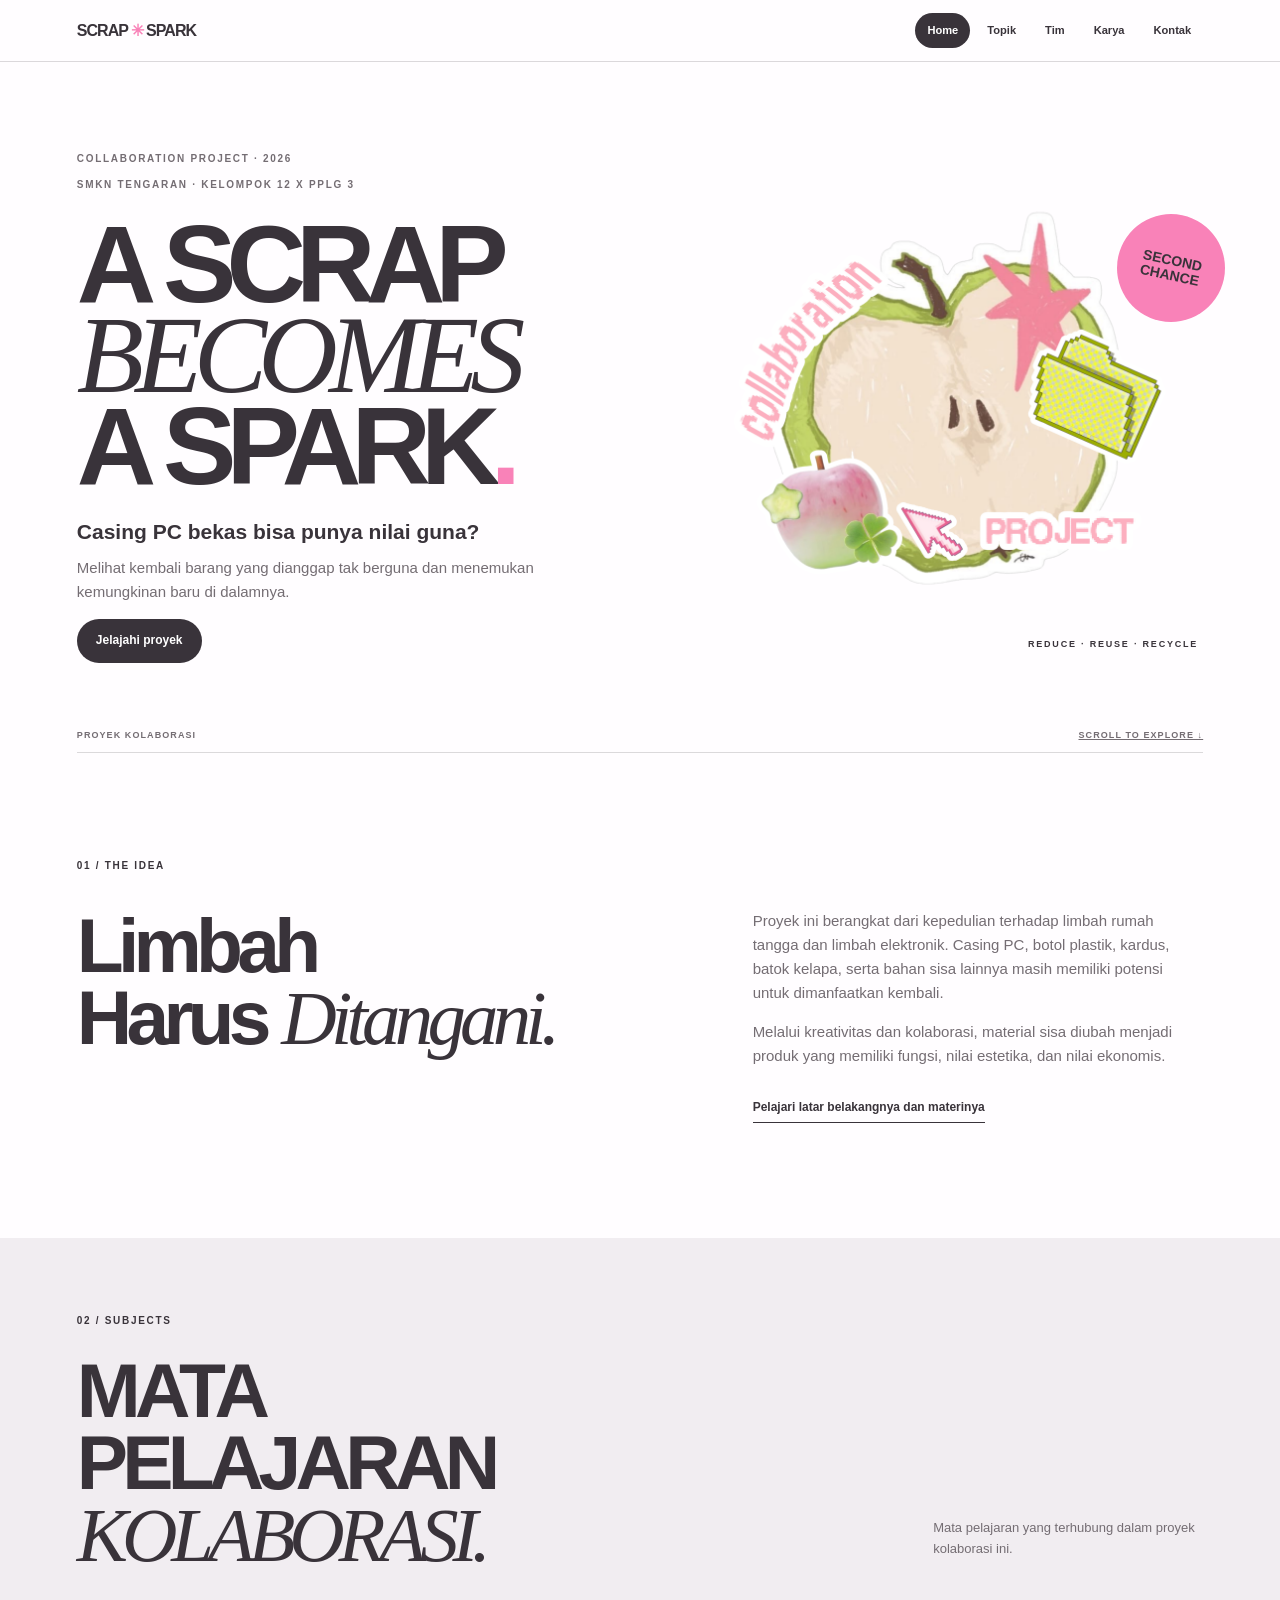
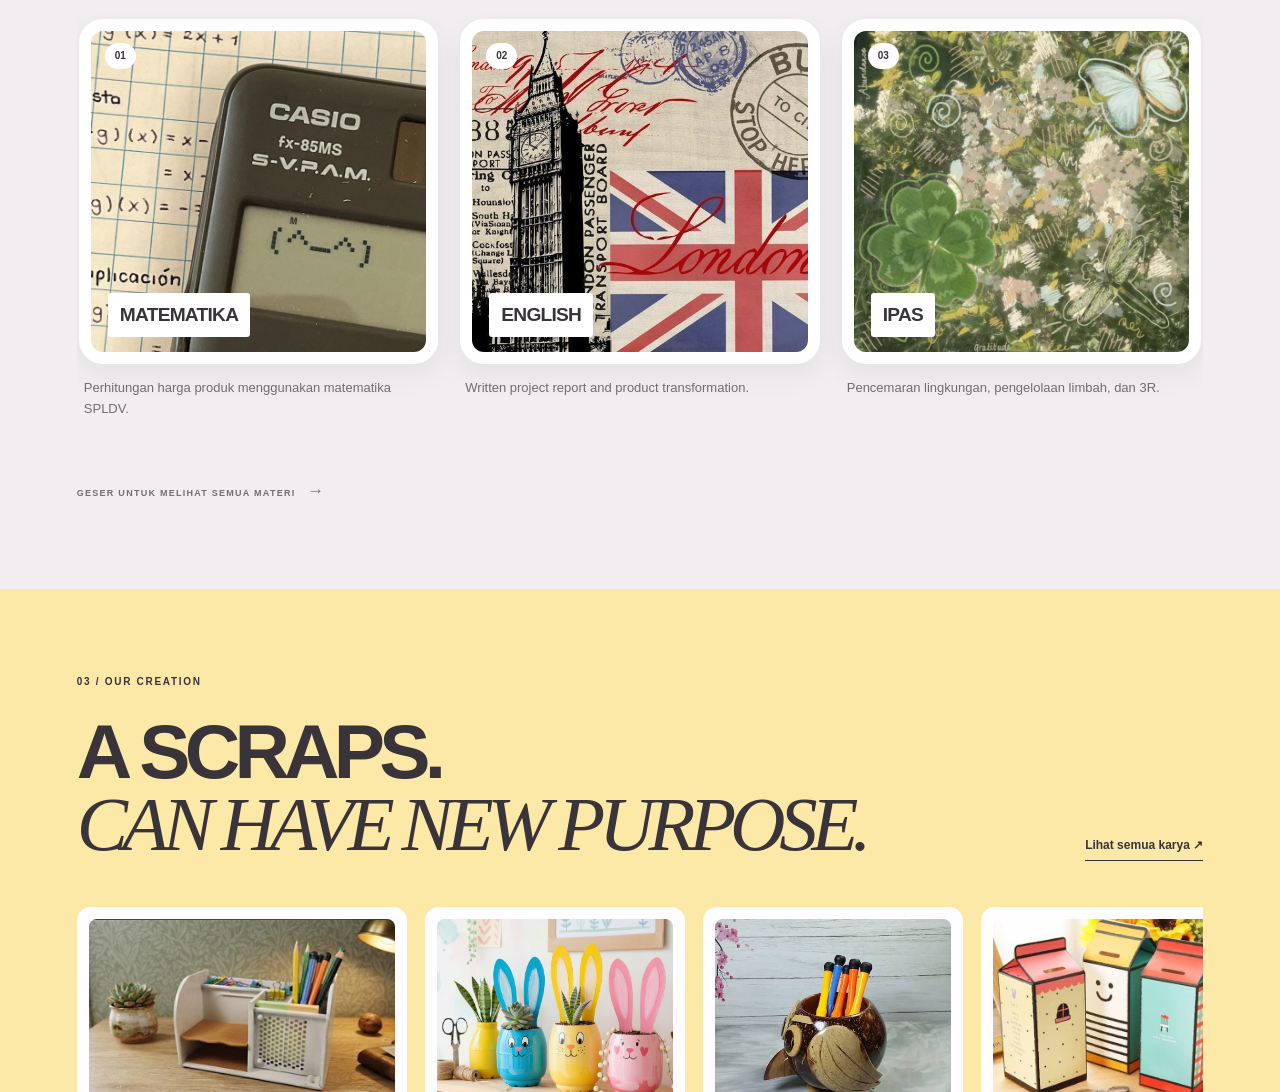
<file: index.html>
<!DOCTYPE html>
<html lang="id">
<head>
    <meta charset="UTF-8">
    <meta http-equiv="refresh" content="0; url=mainpage.html">
    <title>A Scrap Becomes A Spark</title>
</head>
<body>
    <p>
        Membuka website...
        <a href="mainpage.html">Klik di sini</a>
    </p>
</body>
</html>
</file>
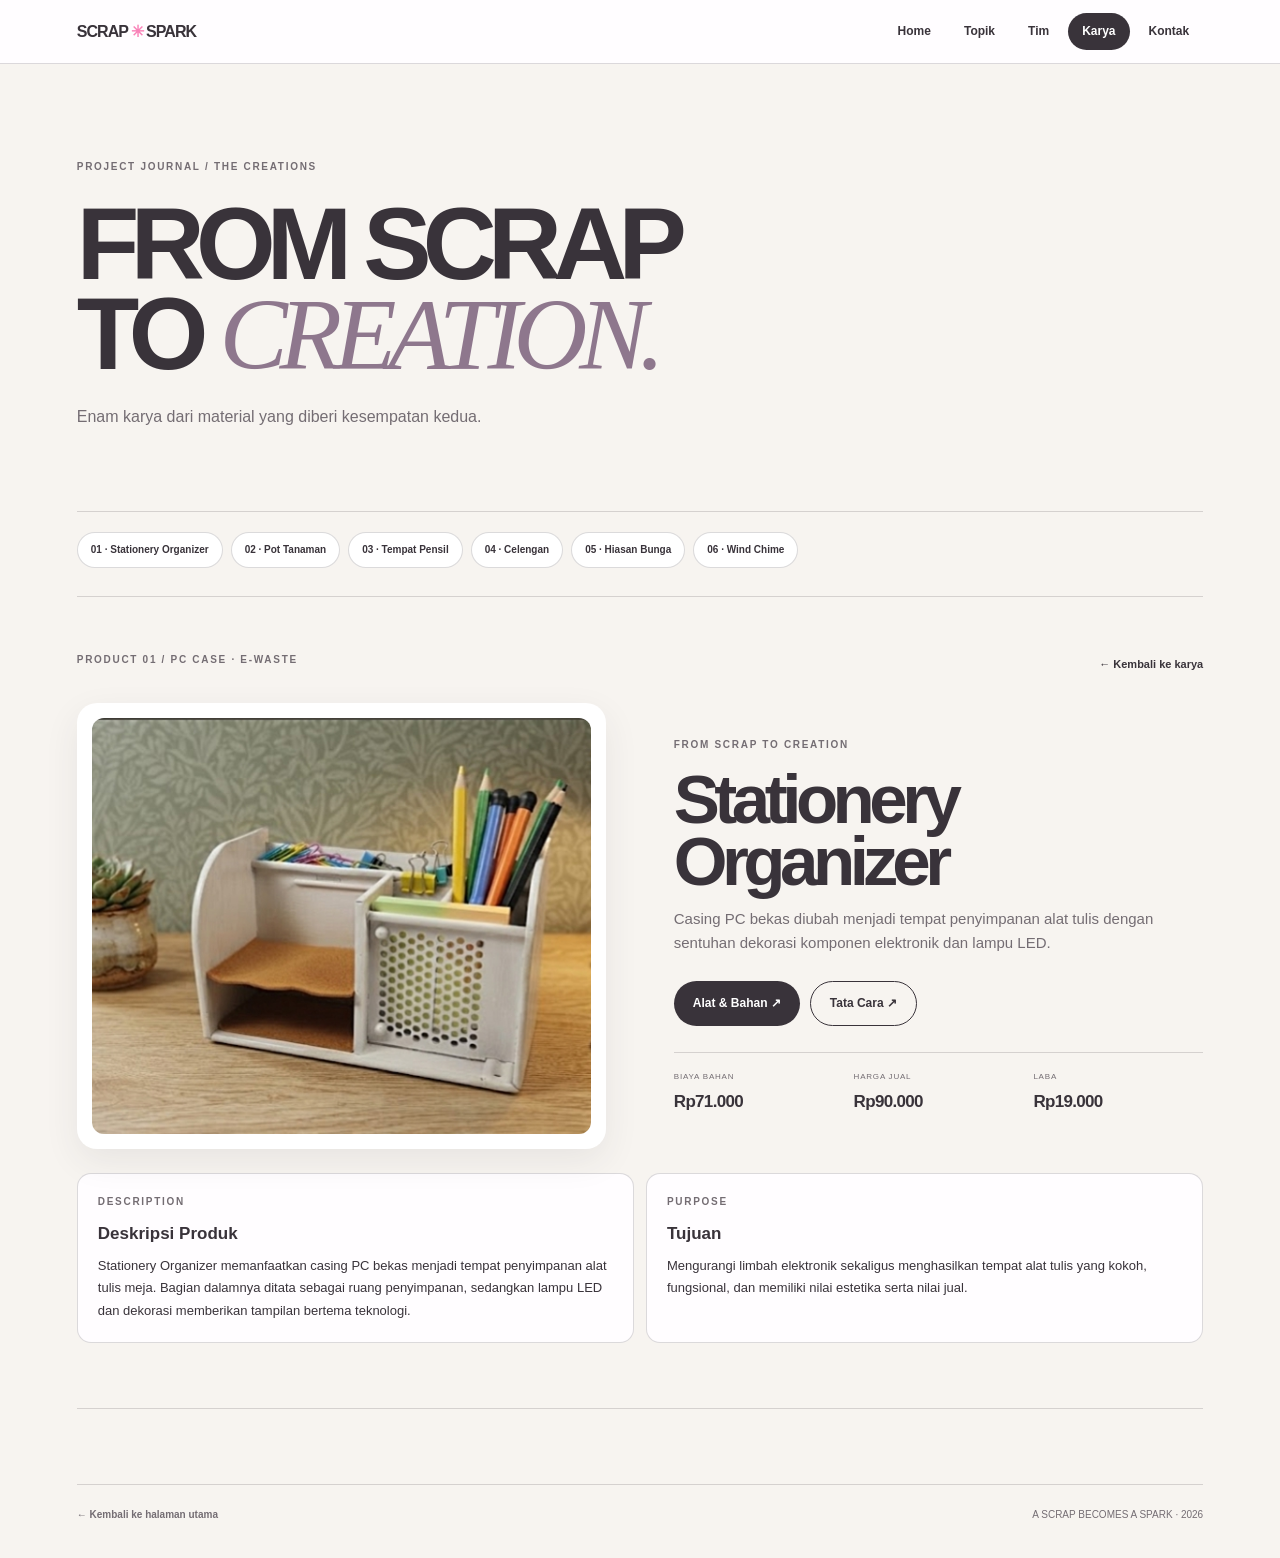
<file: karya.html>
<!DOCTYPE html>
<html lang="id">
<head>
  <meta charset="UTF-8">
  <meta name="viewport" content="width=device-width, initial-scale=1.0">
  <title>Karya — A Scrap Becomes A Spark</title>
  <link rel="stylesheet" href="dc.css">
</head>
<body class="subpage-body works-page">

  <!-- HEADER & NAVIGATION -->
  <header class="site-header">
    <a class="brand" href="mainpage.html">SCRAP<span>✳</span>SPARK</a>
    <nav class="navbar">
      <a href="mainpage.html#home">Home</a>
      <a href="mainpage.html#jelajah-topik">Topik</a>
      <a href="mainpage.html#tim">Tim</a>
      <a class="active" href="mainpage.html#karya">Karya</a>
      <a href="mainpage.html#kontak">Kontak</a>
    </nav>
  </header>

  <main class="subpage section-wrap">

    <!-- PAGE HEADING -->
    <div class="subpage-heading works-detail-header">
      <p class="eyebrow">PROJECT JOURNAL / THE CREATIONS</p>
      <h1>FROM SCRAP<br>TO <em>CREATION.</em></h1>
      <p>Enam karya dari material yang diberi kesempatan kedua.</p>
    </div>

    <!-- PRODUCT INDEX -->
    <nav class="product-index" aria-label="Daftar produk">
      <a href="#stationery-organizer">01 · Stationery Organizer</a>
      <a href="#pot-tanaman">02 · Pot Tanaman</a>
      <a href="#tempat-pensil">03 · Tempat Pensil</a>
      <a href="#celengan">04 · Celengan</a>
      <a href="#hiasan-bunga">05 · Hiasan Bunga</a>
      <a href="#wind-chime">06 · Wind Chime</a>
    </nav>

    <!-- 01. STATIONERY ORGANIZER -->
    <section class="product-detail" id="stationery-organizer">
      <div class="panel-top">
        <p class="eyebrow">PRODUCT 01 / PC CASE · E-WASTE</p>
        <a class="back-link" href="mainpage.html#karya">← Kembali ke karya</a>
      </div>

      <div class="product-detail-grid">
        <div class="product-image-wrap">
          <img src="assets/so.jpg" alt="Stationery Organizer dari casing PC bekas">
        </div>

        <div class="product-copy">
          <p class="eyebrow">FROM SCRAP TO CREATION</p>
          <h2>Stationery Organizer</h2>
          <p>
            Casing PC bekas diubah menjadi tempat penyimpanan alat tulis
            dengan sentuhan dekorasi komponen elektronik dan lampu LED.
          </p>

          <div class="product-actions">
            <a class="pill-button dark-button" href="#alat-stationery-organizer">Alat & Bahan ↗</a>
            <a class="pill-button outline-button" href="#cara-stationery-organizer">Tata Cara ↗</a>
          </div>

          <div class="product-meta">
            <span>BIAYA BAHAN <b>Rp71.000</b></span>
            <span>HARGA JUAL <b>Rp90.000</b></span>
            <span>LABA <b>Rp19.000</b></span>
          </div>
        </div>
      </div>

      <div class="product-summary">
        <article>
          <p class="eyebrow">DESCRIPTION</p>
          <h3>Deskripsi Produk</h3>
          <p>
            Stationery Organizer memanfaatkan casing PC bekas menjadi
            tempat penyimpanan alat tulis meja. Bagian dalamnya ditata
            sebagai ruang penyimpanan, sedangkan lampu LED dan dekorasi
            memberikan tampilan bertema teknologi.
          </p>
        </article>

        <article>
          <p class="eyebrow">PURPOSE</p>
          <h3>Tujuan</h3>
          <p>
            Mengurangi limbah elektronik sekaligus menghasilkan tempat
            alat tulis yang kokoh, fungsional, dan memiliki nilai estetika
            serta nilai jual.
          </p>
        </article>
      </div>

      <div class="modal product-modal" id="alat-stationery-organizer">
        <a class="modal-backdrop" href="#stationery-organizer" aria-label="Tutup"></a>
        <div class="modal-box">
          <a class="modal-close" href="#stationery-organizer">×</a>
          <p class="eyebrow">PRODUCT 01 · DETAILS</p>
          <h2>Alat, bahan & biaya</h2>

          <h3>Alat</h3>
          <ul class="price-list">
            <li>Obeng set kecil <span>Tidak dihitung</span></li>
            <li>Tang potong besar dan kecil <span>Tidak dihitung</span></li>
            <li>Glue gun / alat lem <span>Tidak dihitung</span></li>
            <li>Pensil <span>Tidak dihitung</span></li>
            <li>Jangka <span>Tidak dihitung</span></li>
            <li>Gerinda <span>Tidak dihitung</span></li>
            <li>Kain lap / tisu <span>Tidak dihitung</span></li>
          </ul>

          <h3>Bahan</h3>
          <ul class="price-list">
            <li>Casing PC bekas <b>Rp20.000</b></li>
            <li>Cat semprot putih / Pylox <b>Rp30.000</b></li>
            <li>U-edge trim putih 7 mm <b>Rp6.000</b></li>
            <li>Lampu LED kuning warm <b>Rp3.000</b></li>
            <li>Lem G <b>Rp12.000</b></li>
          </ul>

          <div class="cost-table">
            <div><span>Total biaya bahan</span><b>Rp71.000</b></div>
            <div><span>Harga jual</span><b>Rp90.000</b></div>
            <div><span>Perkiraan laba</span><b>Rp19.000</b></div>
          </div>

          <p class="safety-note">
            Harga alat tidak dimasukkan ke perhitungan karena belum
            tersedia. Gunakan alat khusus dengan pendampingan orang dewasa.
          </p>
        </div>
      </div>

      <div class="modal product-modal" id="cara-stationery-organizer">
        <a class="modal-backdrop" href="#stationery-organizer" aria-label="Tutup"></a>
        <div class="modal-box">
          <a class="modal-close" href="#stationery-organizer">×</a>
          <p class="eyebrow">PRODUCT 01 · PROCESS</p>
          <h2>Gambaran proses pembuatan</h2>
          <ol class="steps-list">
            <li>Siapkan casing PC bekas dan bahan dekorasi yang akan digunakan.</li>
            <li>Bersihkan casing dari debu dan pastikan kondisinya layak digunakan.</li>
            <li>Siapkan bagian penyimpanan alat tulis dan tentukan tata letaknya.</li>
            <li>Rapikan tampilan casing dengan warna dan trim yang telah dipilih.</li>
            <li>Tambahkan dekorasi serta lampu LED pada bagian yang sesuai.</li>
            <li>Periksa kembali kestabilan, kerapian, dan keamanan produk.</li>
          </ol>
          <p class="safety-note">
            Penanganan casing, komponen elektronik, alat potong, gerinda,
            dan alat panas harus dilakukan dengan pendampingan orang dewasa.
          </p>
        </div>
      </div>
    </section>

    <!-- 02. POT TANAMAN -->
    <section class="product-detail" id="pot-tanaman">
      <div class="panel-top">
        <p class="eyebrow">PRODUCT 02 / PLASTIC BOTTLE · REUSE</p>
        <a class="back-link" href="mainpage.html#karya">← Kembali ke karya</a>
      </div>

      <div class="product-detail-grid">
        <div class="product-image-wrap">
          <img src="assets/minipot.png" alt="Pot tanaman dari botol plastik">
        </div>
        <div class="product-copy">
          <p class="eyebrow">FROM SCRAP TO CREATION</p>
          <h2>Pot Tanaman</h2>
          <p>Botol plastik bekas diubah menjadi pot tanaman hias berbentuk karakter.</p>
          <div class="product-actions">
            <a class="pill-button dark-button" href="#alat-pot-tanaman">Alat & Bahan ↗</a>
            <a class="pill-button outline-button" href="#cara-pot-tanaman">Tata Cara ↗</a>
          </div>
          <div class="product-meta">
            <span>ESTIMASI BIAYA <b>Rp40.000</b></span>
            <span>HARGA JUAL <b>Rp60.000</b></span>
            <span>LABA <b>Rp20.000</b></span>
          </div>
        </div>
      </div>

      <div class="product-summary">
        <article>
          <p class="eyebrow">DESCRIPTION</p>
          <h3>Deskripsi Produk</h3>
          <p>
            Pot tanaman dibuat dari botol plastik bekas yang dibersihkan,
            dibentuk, dan dihias menggunakan cat serta spidol. Produk
            berfungsi sebagai wadah tanaman sekaligus dekorasi ruangan.
          </p>
        </article>
        <article>
          <p class="eyebrow">PURPOSE</p>
          <h3>Tujuan</h3>
          <p>
            Memanfaatkan botol plastik bekas menjadi wadah tanam yang
            menarik dan membantu mengurangi sampah plastik.
          </p>
        </article>
      </div>

      <div class="modal product-modal" id="alat-pot-tanaman">
        <a class="modal-backdrop" href="#pot-tanaman" aria-label="Tutup"></a>
        <div class="modal-box">
          <a class="modal-close" href="#pot-tanaman">×</a>
          <p class="eyebrow">PRODUCT 02 · DETAILS</p>
          <h2>Alat, bahan & biaya</h2>
          <h3>Alat</h3>
          <ul class="price-list">
            <li>Gunting dan alat pemotong </li>
            <li>Kuas lukis </li>
            <li>Spidol permanen </li>
            <li>Penggaris dan pensil </li>
            <li>Palet cat </li>
          </ul>
          <h3>Bahan</h3>
          <ul class="price-list">
            <li>3 botol plastik ukuran 1,5 liter <span>Rp3.000</span></li>
            <li>Cat akrilik / cat tembok <span>Rp16.000</span></li>
            <li>Tanah dan sekam </li>
            <li>Tanaman kecil <span>Rp16.000</span></li>
            <li>Air dan tisu <span>3.000</span></li>
          </ul>
          <div class="cost-table">
            <div><span>Total biaya</span><b>Rp38.000</b></div>
            <div><span>Harga jual</span><b>Rp60.000</b></div>
            <div><span>Perkiraan laba</span><b>Rp22.000</b></div>
          </div>
          <p class="safety-note">Harga satuan alat dan bahan tidak dirinci dalam laporan. Total mengikuti estimasi biaya produk.</p>
        </div>
      </div>

      <div class="modal product-modal" id="cara-pot-tanaman">
        <a class="modal-backdrop" href="#pot-tanaman" aria-label="Tutup"></a>
        <div class="modal-box">
          <a class="modal-close" href="#pot-tanaman">×</a>
          <p class="eyebrow">PRODUCT 02 · PROCESS</p>
          <h2>Gambaran proses pembuatan</h2>
          <ol class="steps-list">
            <li>Siapkan botol plastik bekas, cat, tanah, dan tanaman hias.</li>
            <li>Bersihkan botol dan lepaskan label yang masih menempel.</li>
            <li>Tentukan bentuk pot yang akan dibuat.</li>
            <li>Rapikan bentuk pot dan pastikan bagian tepinya aman.</li>
            <li>Hias bagian luar pot menggunakan cat dan spidol.</li>
            <li>Isi pot dengan media tanam dan letakkan tanaman kecil.</li>
          </ol>
          <p class="safety-note">Bagian pemotongan dikerjakan dengan bantuan orang dewasa.</p>
        </div>
      </div>
    </section>

    <!-- 03. TEMPAT PENSIL -->
    <section class="product-detail" id="tempat-pensil">
      <div class="panel-top">
        <p class="eyebrow">PRODUCT 03 / COCONUT SHELL · RECYCLE</p>
        <a class="back-link" href="mainpage.html#karya">← Kembali ke karya</a>
      </div>

      <div class="product-detail-grid">
        <div class="product-image-wrap">
          <img src="assets/pencilcase.png" alt="Tempat pensil dari batok kelapa">
        </div>
        <div class="product-copy">
          <p class="eyebrow">FROM SCRAP TO CREATION</p>
          <h2>Tempat Pensil</h2>
          <p>Batok kelapa dibentuk menjadi figur burung hantu yang berfungsi sebagai wadah alat tulis.</p>
          <div class="product-actions">
            <a class="pill-button dark-button" href="#alat-tempat-pensil">Alat & Bahan ↗</a>
            <a class="pill-button outline-button" href="#cara-tempat-pensil">Tata Cara ↗</a>
          </div>
          <div class="product-meta">
            <span>ESTIMASI BIAYA <b>Rp12.000</b></span>
            <span>HARGA JUAL <b>Rp25.000</b></span>
            <span>LABA <b>Rp13.000</b></span>
          </div>
        </div>
      </div>

      <div class="product-summary">
        <article>
          <p class="eyebrow">DESCRIPTION</p>
          <h3>Deskripsi Produk</h3>
          <p>
            Tempat pensil dari batok kelapa merupakan kerajinan fungsional
            yang memanfaatkan limbah organik. Batok dibersihkan, dibentuk,
            dan dirangkai menyerupai burung hantu.
          </p>
        </article>
        <article>
          <p class="eyebrow">PURPOSE</p>
          <h3>Tujuan</h3>
          <p>
            Mengolah limbah batok kelapa menjadi wadah alat tulis yang
            memiliki nilai guna dan estetika.
          </p>
        </article>
      </div>

      <div class="modal product-modal" id="alat-tempat-pensil">
        <a class="modal-backdrop" href="#tempat-pensil" aria-label="Tutup"></a>
        <div class="modal-box">
          <a class="modal-close" href="#tempat-pensil">×</a>
          <p class="eyebrow">PRODUCT 03 · DETAILS</p>
          <h2>Alat, bahan & biaya</h2>
          <h3>Alat</h3>
          <ul class="price-list">
            <li>Gergaji </li>
            <li>Alat ukir </li>
            <li>Amplas </li>
            <li>Kuas dan kain lap </li>
          </ul>
          <h3>Bahan</h3>
          <ul class="price-list">
            <li>Batok kelapa </li>
            <li>Pernis kayu <span>Rp7.500</span></li>
            <li>Lem bakar <span>1.500</span></li>
            <li>Amplas <span>Rp2.0000</span></li>
          </ul>
          <div class="cost-table">
            <div><span>Total biaya</span><b>Rp12.000</b></div>
            <div><span>Harga jual</span><b>Rp25.000</b></div>
            <div><span>Perkiraan laba</span><b>Rp13.000</b></div>
          </div>
          <p class="safety-note">Harga satuan alat dan bahan tidak dirinci dalam laporan. Proses menggunakan alat khusus perlu pendampingan orang dewasa.</p>
        </div>
      </div>

      <div class="modal product-modal" id="cara-tempat-pensil">
        <a class="modal-backdrop" href="#tempat-pensil" aria-label="Tutup"></a>
        <div class="modal-box">
          <a class="modal-close" href="#tempat-pensil">×</a>
          <p class="eyebrow">PRODUCT 03 · PROCESS</p>
          <h2>Gambaran proses pembuatan</h2>
          <ol class="steps-list">
            <li>Siapkan batok kelapa yang telah dibersihkan.</li>
            <li>Tentukan bentuk figur burung hantu yang akan dibuat.</li>
            <li>Siapkan bagian-bagian bentuk sesuai rancangan.</li>
            <li>Rangkai bagian produk hingga membentuk tempat pensil.</li>
            <li>Rapikan permukaan dan berikan lapisan akhir.</li>
            <li>Pastikan produk stabil dan siap digunakan.</li>
          </ol>
          <p class="safety-note">Pemotongan dan pengukiran harus dilakukan oleh orang dewasa.</p>
        </div>
      </div>
    </section>

    <!-- 04. CELENGAN -->
    <section class="product-detail" id="celengan">
      <div class="panel-top">
        <p class="eyebrow">PRODUCT 04 / CARTON · REUSE</p>
        <a class="back-link" href="mainpage.html#karya">← Kembali ke karya</a>
      </div>

      <div class="product-detail-grid">
        <div class="product-image-wrap">
          <img src="assets/celengan.png" alt="Celengan dari kemasan karton">
        </div>
        <div class="product-copy">
          <p class="eyebrow">FROM SCRAP TO CREATION</p>
          <h2>Celengan</h2>
          <p>Kemasan bekas susu atau jus dimanfaatkan kembali menjadi wadah menabung.</p>
          <div class="product-actions">
            <a class="pill-button dark-button" href="#alat-celengan">Alat & Bahan ↗</a>
            <a class="pill-button outline-button" href="#cara-celengan">Tata Cara ↗</a>
          </div>
          <div class="product-meta">
            <span>ESTIMASI BIAYA <b>Rp5.000</b></span>
            <span>HARGA JUAL <b>Rp15.000</b></span>
            <span>LABA <b>Rp10.000</b></span>
          </div>
        </div>
      </div>

      <div class="product-summary">
        <article>
          <p class="eyebrow">DESCRIPTION</p>
          <h3>Deskripsi Produk</h3>
          <p>
            Celengan dibuat dari kemasan karton susu atau jus yang
            dibersihkan dan dihias menggunakan kertas warna atau HVS.
            Produk dapat digunakan sebagai wadah untuk menyimpan uang.
          </p>
        </article>
        <article>
          <p class="eyebrow">PURPOSE</p>
          <h3>Tujuan</h3>
          <p>
            Menggunakan kembali kemasan karton menjadi benda yang berguna
            sekaligus membiasakan kegiatan menabung.
          </p>
        </article>
      </div>

      <div class="modal product-modal" id="alat-celengan">
        <a class="modal-backdrop" href="#celengan" aria-label="Tutup"></a>
        <div class="modal-box">
          <a class="modal-close" href="#celengan">×</a>
          <p class="eyebrow">PRODUCT 04 · DETAILS</p>
          <h2>Alat, bahan & biaya</h2>
          <h3>Alat</h3>
          <ul class="price-list">
            <li>Gunting dan alat pemotong</li>
            <li>Penggaris dan pensil</li>
            <li>Spidol / pensil warna</li>
          </ul>
          <h3>Bahan</h3>
          <ul class="price-list">
            <li>Kemasan karton susu atau jus </li>
            <li>Kertas warna / HVS <span>Rp9.000</span></li>
            <li>Lem kertas / lem putih <span>Rp3.000</span></li>
            <li>Plastik bening (opsional) </li>
          </ul>
          <div class="cost-table">
            <div><span>Total biaya</span><b>Rp12.000</b></div>
            <div><span>Harga jual</span><b>Rp20.000</b></div>
            <div><span>Perkiraan laba</span><b>Rp8.000</b></div>
          </div>
          <p class="safety-note">Harga satuan alat dan bahan tidak dirinci dalam laporan. Total mengikuti estimasi biaya produk.</p>
        </div>
      </div>

      <div class="modal product-modal" id="cara-celengan">
        <a class="modal-backdrop" href="#celengan" aria-label="Tutup"></a>
        <div class="modal-box">
          <a class="modal-close" href="#celengan">×</a>
          <p class="eyebrow">PRODUCT 04 · PROCESS</p>
          <h2>Gambaran proses pembuatan</h2>
          <ol class="steps-list">
            <li>Siapkan kemasan karton yang bersih dan kering.</li>
            <li>Tentukan desain dan bagian celengan yang akan dihias.</li>
            <li>Siapkan kertas hias sesuai ukuran kemasan.</li>
            <li>Hias bagian luar kemasan dengan kertas dan gambar.</li>
            <li>Pastikan seluruh bagian tertutup dan tertata rapi.</li>
            <li>Periksa hasil akhir sebelum digunakan.</li>
          </ol>
          <p class="safety-note">Pembuatan celah uang menggunakan alat pemotong perlu bantuan orang dewasa.</p>
        </div>
      </div>
    </section>

    <!-- 05. HIASAN BUNGA -->
    <section class="product-detail" id="hiasan-bunga">
      <div class="panel-top">
        <p class="eyebrow">PRODUCT 05 / PLASTIC BOTTLE · RECYCLE</p>
        <a class="back-link" href="mainpage.html#karya">← Kembali ke karya</a>
      </div>

      <div class="product-detail-grid">
        <div class="product-image-wrap">
          <img src="assets/hdinding.png" alt="Hiasan bunga dari botol plastik">
        </div>
        <div class="product-copy">
          <p class="eyebrow">FROM SCRAP TO CREATION</p>
          <h2>Hiasan Bunga</h2>
          <p>Botol plastik bekas disusun menjadi rangkaian bunga dekoratif.</p>
          <div class="product-actions">
            <a class="pill-button dark-button" href="#alat-hiasan-bunga">Alat & Bahan ↗</a>
            <a class="pill-button outline-button" href="#cara-hiasan-bunga">Tata Cara ↗</a>
          </div>
          <div class="product-meta">
            <span>ESTIMASI BIAYA <b>Rp18.000</b></span>
            <span>HARGA JUAL <b>Rp35.000</b></span>
               <span>LABA <b>Rp17.000</b></span>
          </div>
        </div>
      </div>

      <div class="product-summary">
        <article>
          <p class="eyebrow">DESCRIPTION</p>
          <h3>Deskripsi Produk</h3>
          <p>
            Hiasan bunga memanfaatkan bagian botol plastik bekas sebagai
            kelopak yang disusun di atas alas kardus. Karya ini menghasilkan
            dekorasi dinding dengan bentuk dan warna yang menarik.
          </p>
        </article>
        <article>
          <p class="eyebrow">PURPOSE</p>
          <h3>Tujuan</h3>
          <p>
            Mengurangi limbah botol plastik dengan mengolahnya menjadi
            dekorasi dinding yang menarik.
          </p>
        </article>
      </div>

      <div class="modal product-modal" id="alat-hiasan-bunga">
        <a class="modal-backdrop" href="#hiasan-bunga" aria-label="Tutup"></a>
        <div class="modal-box">
          <a class="modal-close" href="#hiasan-bunga">×</a>
          <p class="eyebrow">PRODUCT 05 · DETAILS</p>
          <h2>Alat, bahan & biaya</h2>
          <h3>Alat</h3>
          <ul class="price-list">
            <li>Gunting dan alat pemotong</li>
            <li>Penggaris dan pensil</li>
            <li>Lem</li>
          </ul>
          <h3>Bahan</h3>
          <ul class="price-list">
            <li>Botol plastik bekas</li>
            <li>Kardus bekas</li>
            <li>Cat akrilik / cat semprot <span>Rp15.000</span></li>
            <li>Kawat atau sedotan</li>
            <li>Kertas hijau <span>Rp2.000</span></li>
          </ul>
          <div class="cost-table">
            <div><span>Total biaya</span><b>Rp18.000</b></div>
            <div><span>Harga jual</span><b>Rp35.000</b></div>
            <div><span>Perkiraan laba</span><b>Rp17.000</b></div>
          </div>
          <p class="safety-note">Harga satuan alat dan bahan tidak dirinci dalam laporan. Total mengikuti estimasi biaya produk.</p>
        </div>
      </div>

      <div class="modal product-modal" id="cara-hiasan-bunga">
        <a class="modal-backdrop" href="#hiasan-bunga" aria-label="Tutup"></a>
        <div class="modal-box">
          <a class="modal-close" href="#hiasan-bunga">×</a>
          <p class="eyebrow">PRODUCT 05 · PROCESS</p>
          <h2>Gambaran proses pembuatan</h2>
          <ol class="steps-list">
            <li>Siapkan botol plastik, kardus, cat, dan bahan pendukung.</li>
            <li>Bersihkan botol plastik dan keringkan.</li>
            <li>Tentukan pola kelopak bunga yang akan dibuat.</li>
            <li>Siapkan kelopak dan rapikan bagian tepinya.</li>
            <li>Warnai kelopak dan biarkan hingga kering.</li>
            <li>Susun bunga pada alas kardus dan rapikan hasilnya.</li>
          </ol>
          <p class="safety-note">Pemotongan plastik dilakukan dengan bantuan orang dewasa.</p>
        </div>
      </div>
    </section>

    <!-- 06. WIND CHIME -->
    <section class="product-detail" id="wind-chime">
      <div class="panel-top">
        <p class="eyebrow">PRODUCT 06 / PLASTIC LIDS · REUSE</p>
        <a class="back-link" href="mainpage.html#karya">← Kembali ke karya</a>
      </div>

      <div class="product-detail-grid">
        <div class="product-image-wrap">
          <img src="assets/windchime.png" alt="Wind chime dari tutup wadah plastik">
        </div>
        <div class="product-copy">
          <p class="eyebrow">FROM SCRAP TO CREATION</p>
          <h2>Wind Chime</h2>
          <p>Tutup dan wadah plastik bekas dirangkai menjadi dekorasi gantung.</p>
          <div class="product-actions">
            <a class="pill-button dark-button" href="#alat-wind-chime">Alat & Bahan ↗</a>
            <a class="pill-button outline-button" href="#cara-wind-chime">Tata Cara ↗</a>
          </div>
          <div class="product-meta">
            <span>ESTIMASI BIAYA <b>Rp10.000</b></span>
            <span>HARGA JUAL <b>Rp25.000</b></span>
            <span>LABA <b>Rp15.000</b></span>
          </div>
        </div>
      </div>

      <div class="product-summary">
        <article>
          <p class="eyebrow">DESCRIPTION</p>
          <h3>Deskripsi Produk</h3>
          <p>
            Wind chime atau hiasan gantung dibuat dari tutup dan wadah
            plastik bekas yang dirangkai menggunakan tali. Produk ini
            memberikan sentuhan dekoratif pada ruangan.
          </p>
             </article>
        <article>
          <p class="eyebrow">PURPOSE</p>
          <h3>Tujuan</h3>
          <p>
            Memanfaatkan tutup dan wadah plastik bekas menjadi hiasan
            gantung yang unik dan menarik.
          </p>
        </article>
      </div>

      <div class="modal product-modal" id="alat-wind-chime">
        <a class="modal-backdrop" href="#wind-chime" aria-label="Tutup"></a>
        <div class="modal-box">
          <a class="modal-close" href="#wind-chime">×</a>
          <p class="eyebrow">PRODUCT 06 · DETAILS</p>
          <h2>Alat, bahan & biaya</h2>
          <h3>Alat</h3>
          <ul class="price-list">
            <li>Gunting dan alat pemotong</li>
            <li>Penggaris</li>
            <li>Perlengkapan pelubang</li>
          </ul>
          <h3>Bahan</h3>
          <ul class="price-list">
            <li>Tutup dan wadah plastik bekas</li>
            <li>Kardus bekas </li>
            <li>Tali rami / benang tebal <span>Rp6.000</span></li>
            <li>Manik-manik (opsional) <span>Rp4.000</span></li>
          </ul>
          <div class="cost-table">
            <div><span>Total biaya</span><b>Rp10.000</b></div>
                   <div><span>Harga jual</span><b>Rp25.000</b></div>
            <div><span>Perkiraan laba</span><b>Rp15.000</b></div>
          </div>
          <p class="safety-note">Harga satuan alat dan bahan tidak dirinci dalam laporan. Total mengikuti estimasi biaya produk.</p>
        </div>
      </div>

      <div class="modal product-modal" id="cara-wind-chime">
        <a class="modal-backdrop" href="#wind-chime" aria-label="Tutup"></a>
        <div class="modal-box">
          <a class="modal-close" href="#wind-chime">×</a>
          <p class="eyebrow">PRODUCT 06 · PROCESS</p>
          <h2>Gambaran proses pembuatan</h2>
          <ol class="steps-list">
            <li>Siapkan tutup dan wadah plastik, kardus, serta tali.</li>
            <li>Bersihkan seluruh bahan dan keringkan.</li>
            <li>Tentukan susunan komponen dan desain gantungan.</li>
            <li>Siapkan bagian alas dan tali penghubung.</li>
            <li>Rangkai komponen plastik pada tali sesuai susunan.</li>
            <li>Periksa kekuatan simpul dan kestabilan hiasan.</li>
          </ol>
          <p class="safety-note">Pembuatan lubang pada komponen dilakukan dengan bantuan orang dewasa.</p>
        </div>
      </div>
    </section>

    
  </main>

  <!-- FOOTER -->
  <footer class="simple-footer">
    <a href="mainpage.html#karya">← Kembali ke halaman utama</a>
    <span>A SCRAP BECOMES A SPARK · 2026</span>
  </footer>

</body>
</html>
</file>
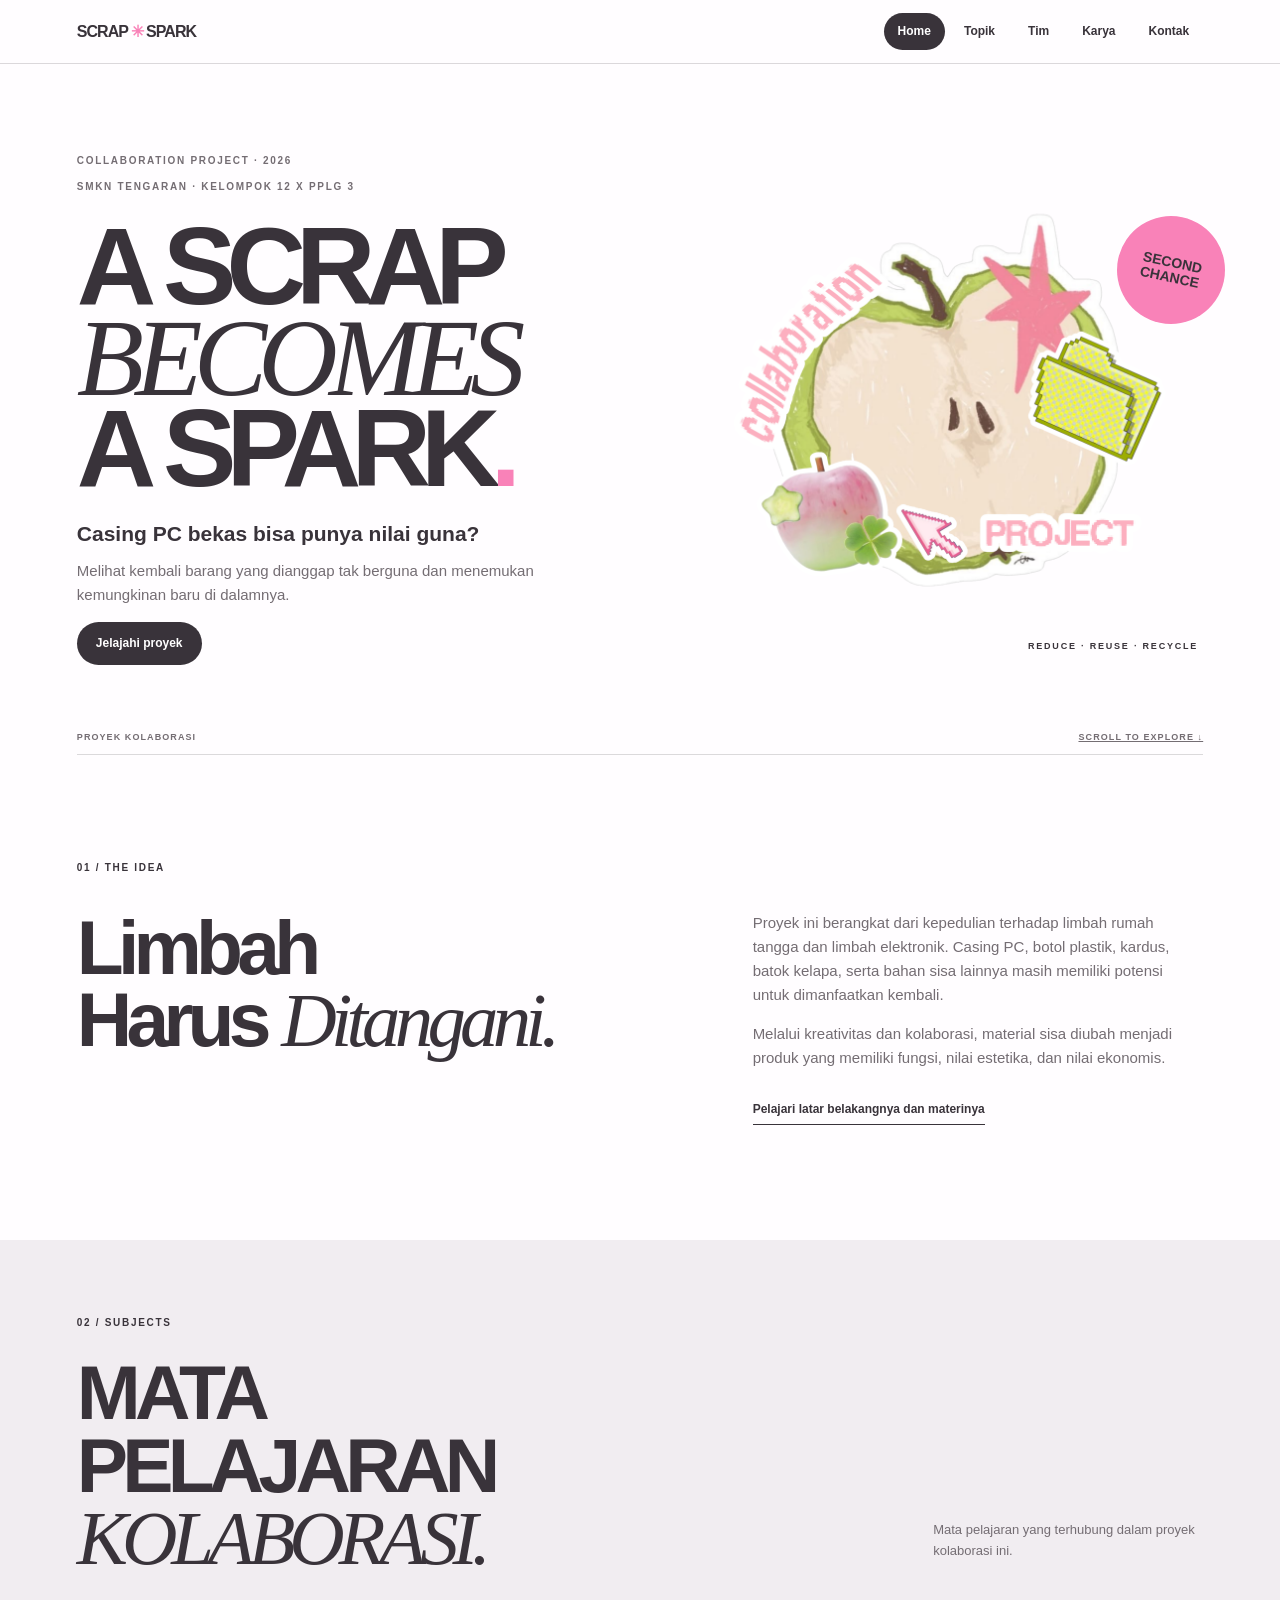
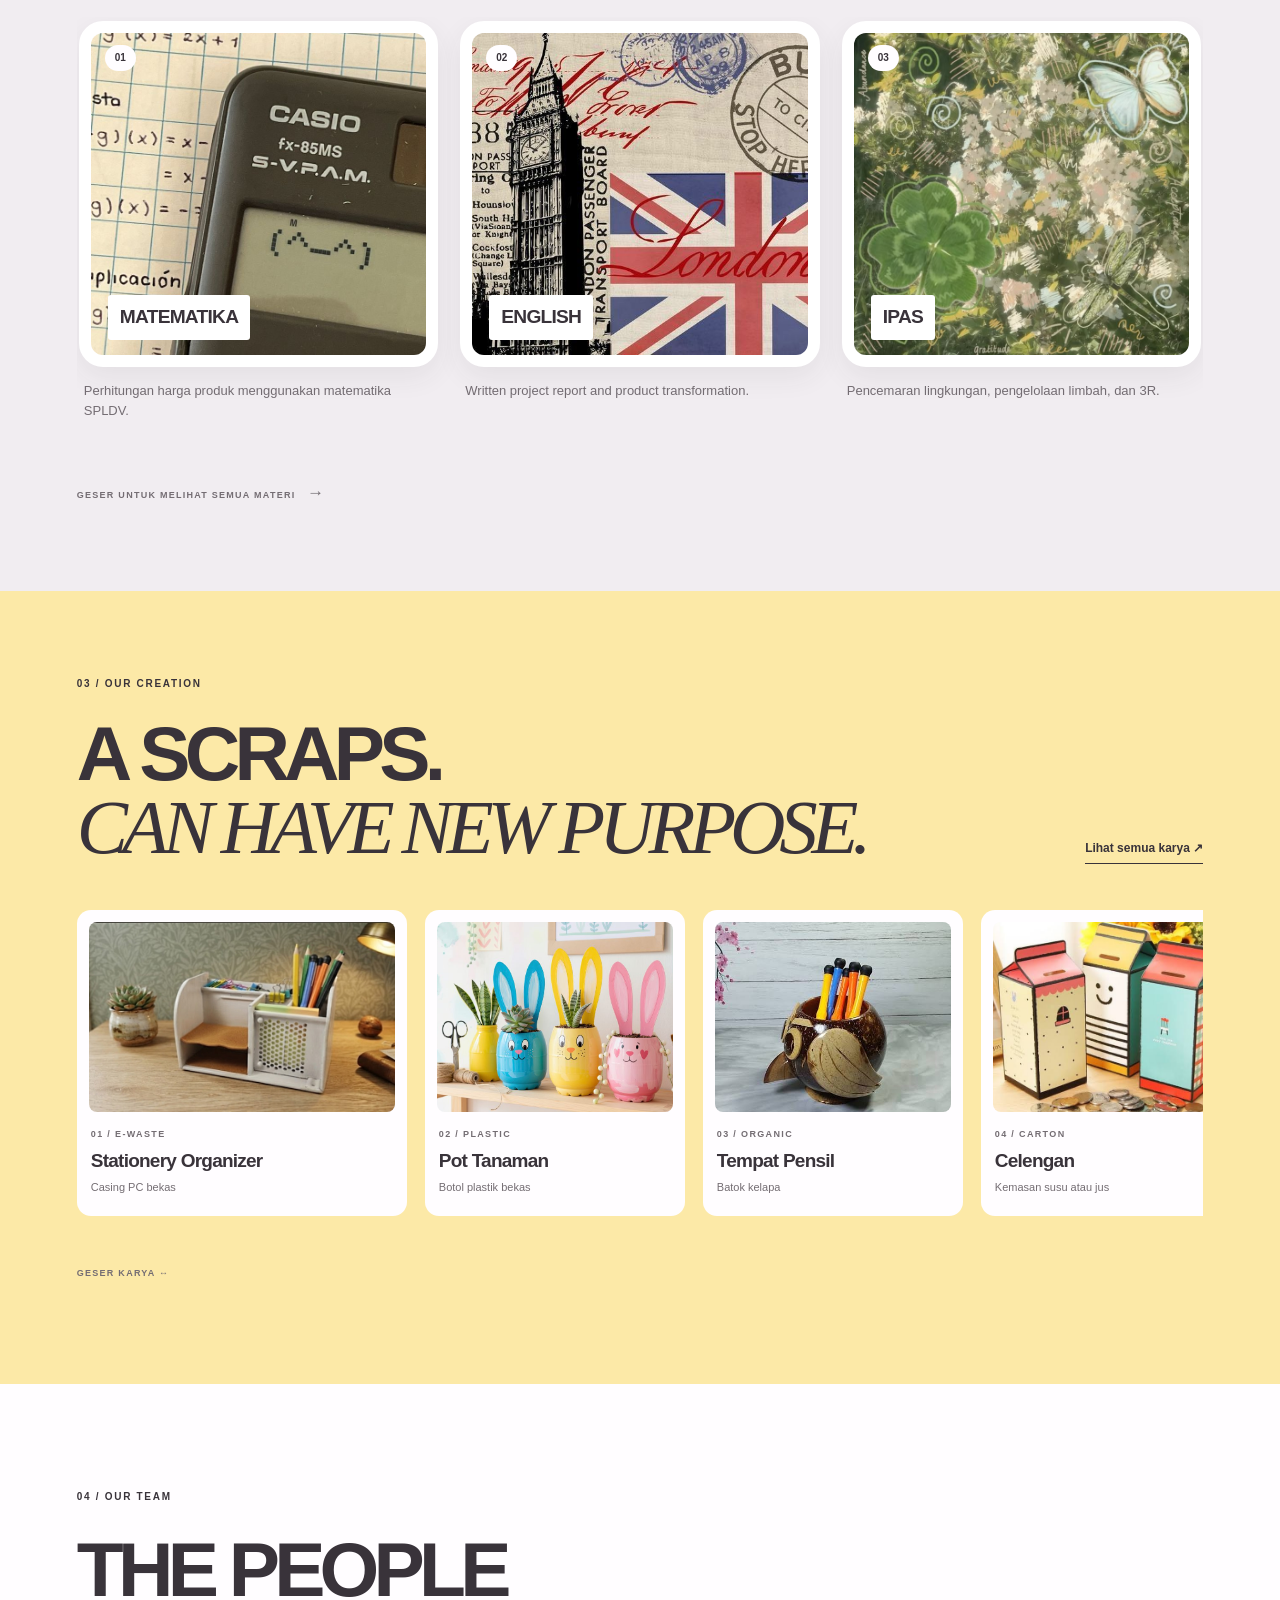
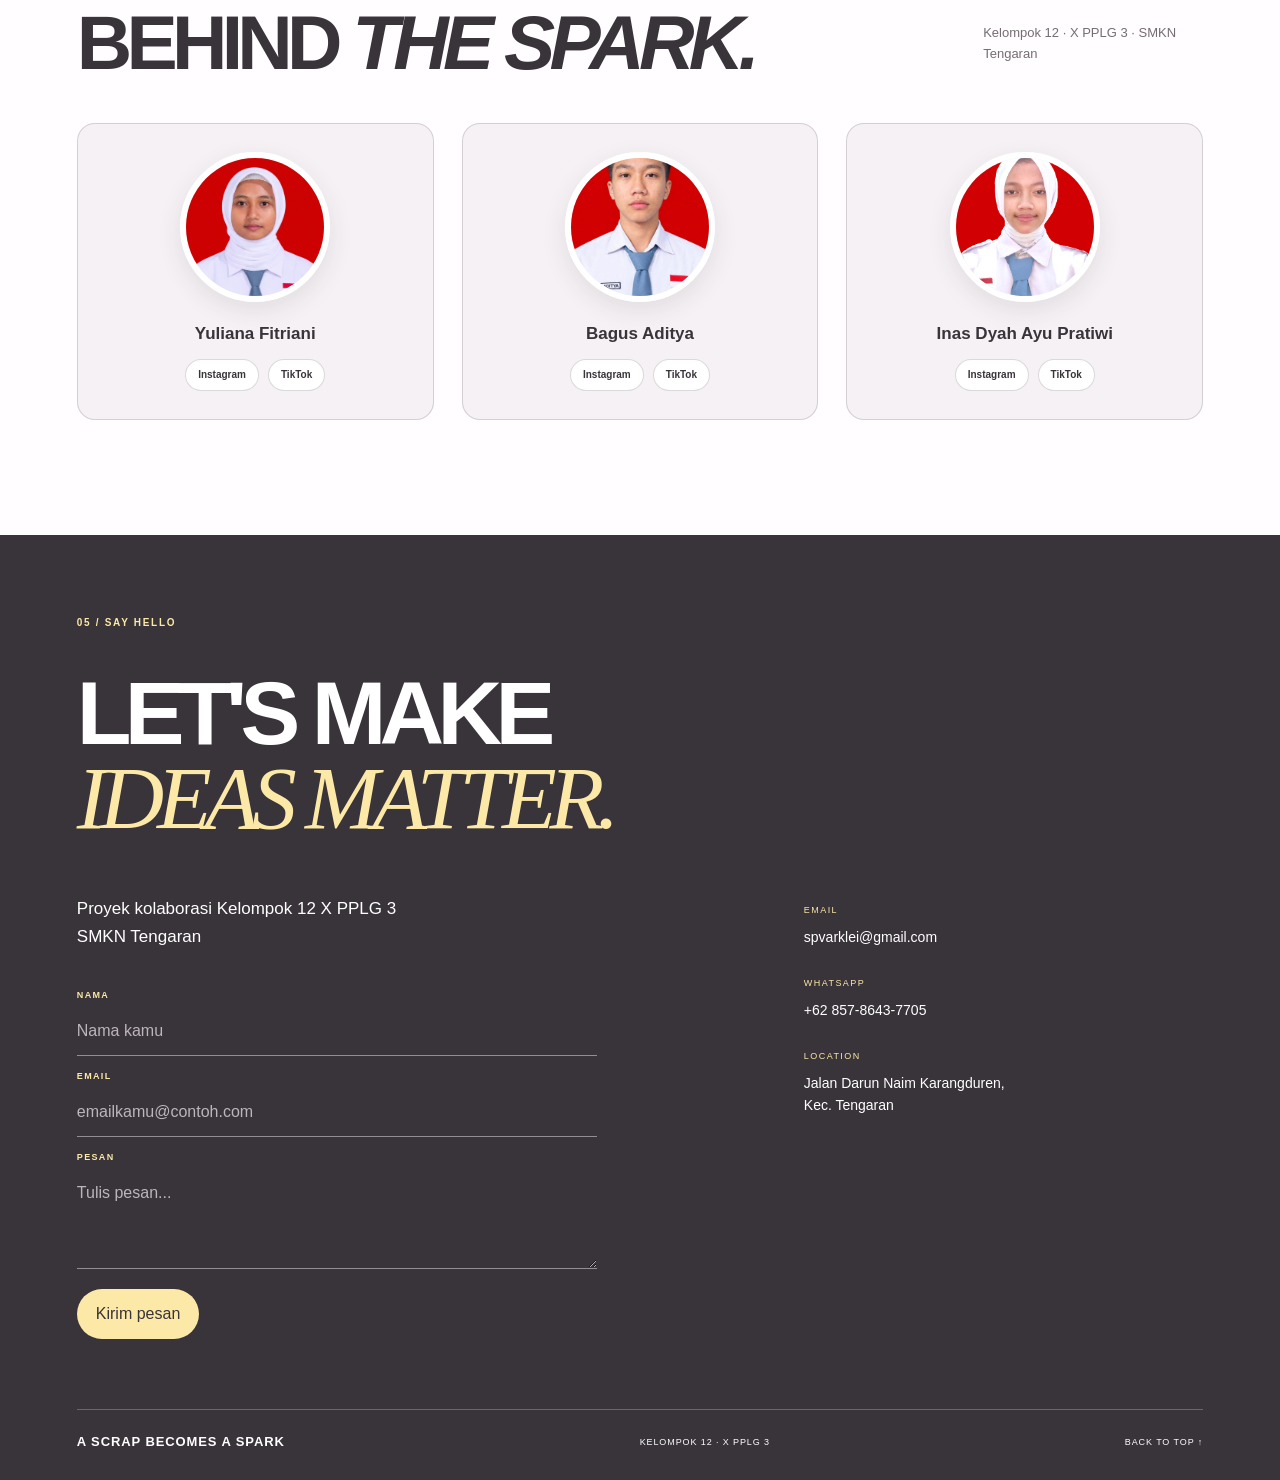
<file: mainpage.html>
<!DOCTYPE html>
<html lang="id">
<head>
  <meta charset="UTF-8">
  <meta name="viewport" content="width=device-width, initial-scale=1.0">
  <meta name="description" content="A Scrap Becomes A Spark — proyek kolaborasi pemanfaatan limbah rumah tangga dan elektronik.">
  <title>A Scrap Becomes A Spark — Kelompok 12</title>
  <link rel="stylesheet" href="dc.css">
</head>
<body class="home-page" id="home">

  <!-- HEADER & NAVIGATION -->
  <header class="site-header">
    <a class="brand" href="mainpage.html">SCRAP<span>✳</span>SPARK</a>

    <nav class="navbar">
      <a class="active" href="#home">Home</a>
      <a href="#jelajah-topik">Topik</a>
      <a href="#tim">Tim</a>
      <a href="#karya">Karya</a>
      <a href="#kontak">Kontak</a>
    </nav>
  </header>

  <main>

    <!-- HERO -->
    <section class="hero section-wrap">
      <div class="hero-copy">
        <p class="eyebrow">COLLABORATION PROJECT · 2026</p>
        <p class="eyebrow">SMKN TENGARAN · KELOMPOK 12 X PPLG 3</p>

        <h1>A SCRAP<br><em>BECOMES</em><br>A SPARK<span>.</span></h1>

        <p class="hero-lead">Casing PC bekas bisa punya nilai guna?</p>
        <p class="hero-desc">
          Melihat kembali barang yang dianggap tak berguna dan menemukan
          kemungkinan baru di dalamnya.
        </p>

        <a class="pill-button dark-button" href="#jelajah-topik">
          Jelajahi proyek
        </a>
      </div>

      <div class="hero-art">
        <img src="assets/logo.png" alt="Logo A Scrap Becomes A Spark">
        <span class="sticker">SECOND<br>CHANCE</span>
        <span class="art-caption">REDUCE · REUSE · RECYCLE</span>
      </div>

      <div class="hero-bottom">
        <span>PROYEK KOLABORASI</span>
        <a href="#intro">SCROLL TO EXPLORE ↓</a>
      </div>
    </section>

    <!-- INTRO -->
    <section class="intro section-wrap" id="intro">
      <div class="section-kicker">01 / THE IDEA</div>

      <div class="intro-grid">
        <h2>Limbah<br>Harus <em>Ditangani.</em></h2>

        <div>
          <p>
            Proyek ini berangkat dari kepedulian terhadap limbah rumah tangga
            dan limbah elektronik. Casing PC, botol plastik, kardus, batok
            kelapa, serta bahan sisa lainnya masih memiliki potensi untuk
            dimanfaatkan kembali.
          </p>
          <p>
            Melalui kreativitas dan kolaborasi, material sisa diubah menjadi
            produk yang memiliki fungsi, nilai estetika, dan nilai ekonomis.
          </p>
          <a class="text-link" href="materi.html#ipas">
            Pelajari latar belakangnya dan materinya
          </a>
        </div>
      </div>
    </section>

    <!-- TOPIC SLIDER -->
    <section class="perspectives" id="jelajah-topik">
      <div class="section-kicker">02 / SUBJECTS</div>

      <div class="section-heading">
        <h2>MATA<br>PELAJARAN 
          <em>KOLABORASI.</em></h2>
        <p>Mata pelajaran yang terhubung dalam proyek kolaborasi ini.</p>
      </div>

      <div class="perspectives-slider">

        <a class="perspective-card" href="materi.html#matematika">
          <div class="perspective-frame">
            <img src="assets/mtk.jpg" alt="Materi Matematika">
            <span class="card-index">01</span>
            <span class="perspective-label">MATEMATIKA</span>
          </div>
          <p>Perhitungan harga produk menggunakan matematika SPLDV.</p>
        </a>

        <a class="perspective-card" href="materi.html#bahasa-inggris">
          <div class="perspective-frame">
            <img src="assets/bing.jpg" alt="Materi Bahasa Inggris">
            <span class="card-index">02</span>
            <span class="perspective-label">ENGLISH</span>
          </div>
          <p>Written project report and product transformation.</p>
        </a>

        <a class="perspective-card" href="materi.html#ipas">
          <div class="perspective-frame">
            <img src="assets/ipas.jpg" alt="Materi IPAS">
            <span class="card-index">03</span>
            <span class="perspective-label">IPAS</span>
          </div>
          <p>Pencemaran lingkungan, pengelolaan limbah, dan 3R.</p>
        </a>

      </div>

      <div class="slider-note">
        GESER UNTUK MELIHAT SEMUA MATERI <span>→</span>
      </div>
    </section>

    <!-- WORKS -->
    <section class="works" id="karya">
      <div class="section-wrap">
        <div class="section-kicker">03 / OUR CREATION</div>

        <div class="works-heading">
          <h2>A SCRAPS.<br><em>CAN HAVE NEW PURPOSE.</em></h2>
          <a class="text-link" href="karya.html#stationery-organizer">
            Lihat semua karya ↗
          </a>
        </div>

        <div class="work-slider">

          <a class="work-card featured" href="karya.html#stationery-organizer">
            <img src="assets/so.jpg" alt="Stationery Organizer">
            <span>01 / E-WASTE</span>
            <h3>Stationery Organizer</h3>
            <p>Casing PC bekas</p>
          </a>

          <a class="work-card" href="karya.html#pot-tanaman">
            <img src="assets/minipot.png" alt="Pot tanaman">
            <span>02 / PLASTIC</span>
            <h3>Pot Tanaman</h3>
            <p>Botol plastik bekas</p>
          </a>

          <a class="work-card" href="karya.html#tempat-pensil">
            <img src="assets/pencilcase.png" alt="Tempat pensil batok kelapa">
            <span>03 / ORGANIC</span>
            <h3>Tempat Pensil</h3>
            <p>Batok kelapa</p>
          </a>

          <a class="work-card" href="karya.html#celengan">
            <img src="assets/celengan.png" alt="Celengan">
            <span>04 / CARTON</span>
            <h3>Celengan</h3>
            <p>Kemasan susu atau jus</p>
          </a>

          <a class="work-card" href="karya.html#hiasan-bunga">
            <img src="assets/hdinding.png" alt="Hiasan bunga">
            <span>05 / PLASTIC</span>
            <h3>Hiasan Bunga</h3>
            <p>Botol plastik bekas</p>
          </a>

          <a class="work-card" href="karya.html#wind-chime">
            <img src="assets/windchime.png" alt="Wind chime">
            <span>06 / PLASTIC</span>
            <h3>Wind Chime</h3>
            <p>Tutup wadah plastik</p>
          </a>

        </div>

        <p class="slider-note">GESER KARYA ↔</p>
      </div>
    </section>

    <!-- TEAM -->
    <section class="team section-wrap" id="tim">
      <div class="section-kicker">04 / OUR TEAM</div>

      <div class="team-heading">
        <h2>THE PEOPLE<br>BEHIND <em>THE SPARK.</em></h2>
        <p>Kelompok 12 · X PPLG 3 · SMKN Tengaran</p>
      </div>

      <div class="team-grid">

        <article class="team-card">
          <img src="tim/ana.jpg" alt="Foto Yuliana Fitriani">
          <h3>Yuliana Fitriani</h3>
          <div class="team-social">
            <a href="https://www.instagram.com/4an_nazzz/" target="_blank" rel="noopener" aria-label="Instagram Yuliana">Instagram</a>
            <a href="https://tiktok.com/@fitri_annaaaa/" target="_blank" rel="noopener" aria-label="TikTok Yuliana">TikTok</a>
          </div>
        </article>

        <article class="team-card">
          <img src="tim/bagus.jpg" alt="Foto Bagus Aditya">
          <h3>Bagus Aditya</h3>
          <div class="team-social">
            <a href="https://www.instagram.com/adt.yaa19/" target="_blank" rel="noopener" aria-label="Instagram Bagus">Instagram</a>
            <a href="https://tiktok.com/@tyaaa.a1" target="_blank" rel="noopener" aria-label="TikTok Bagus">TikTok</a>
          </div>
        </article>

        <article class="team-card">
          <img src="tim/inas.jpg" alt="Foto Inas Dyah Ayu Pratiwi">
          <h3>Inas Dyah Ayu Pratiwi</h3>
          <div class="team-social">
            <a href="https://www.instagram.com/ji336_306ro/" target="_blank" rel="noopener" aria-label="Instagram Inas">Instagram</a>
            <a href="https://tiktok.com/@pleroke/" target="_blank" rel="noopener" aria-label="TikTok Inas">TikTok</a>
          </div>
        </article>

      </div>
    </section>

  </main>

  <!-- CONTACT & FOOTER -->
  <section class="contact" id="kontak">
    <div class="section-wrap">
      <div class="section-kicker">05 / SAY HELLO</div>
      <h2>LET'S MAKE<br><em>IDEAS MATTER.</em></h2>

      <div class="contact-grid">
        <div>
          <p class="contact-intro">
            Proyek kolaborasi Kelompok 12 X PPLG 3<br>
            SMKN Tengaran
          </p>

          <form class="contact-form" action="mailto:spvarklei@gmail.com"
            method="post" enctype="text/plain">

            <label for="visitor-name">NAMA</label>
            <input id="visitor-name" name="Nama" type="text"
              placeholder="Nama kamu" required>

            <label for="visitor-email">EMAIL</label>
            <input id="visitor-email" name="Email" type="email"
              placeholder="emailkamu@contoh.com" required>

            <label for="visitor-message">PESAN</label>
            <textarea id="visitor-message" name="Pesan" rows="3"
              placeholder="Tulis pesan..." required></textarea>

            <button class="pill-button light-button" type="submit">
              Kirim pesan
            </button>
          </form>
        </div>

        <div class="contact-info">
          <small>EMAIL</small>
          <p><a href="mailto:spvarklei@gmail.com">spvarklei@gmail.com</a></p>

          <small>WHATSAPP</small>
          <p>
            <a href="https://wa.me/6285786437705" target="_blank" rel="noopener">
              +62 857-8643-7705
            </a>
          </p>

          <small>LOCATION</small>
          <p>Jalan Darun Naim Karangduren,<br>Kec. Tengaran</p>
        </div>
      </div>

      <footer class="site-footer">
        <strong>A SCRAP BECOMES A SPARK</strong>
        <span>KELOMPOK 12 · X PPLG 3</span>
        <a href="#home">BACK TO TOP ↑</a>
      </footer>
    </div>
  </section>

</body>
</html>
</file>
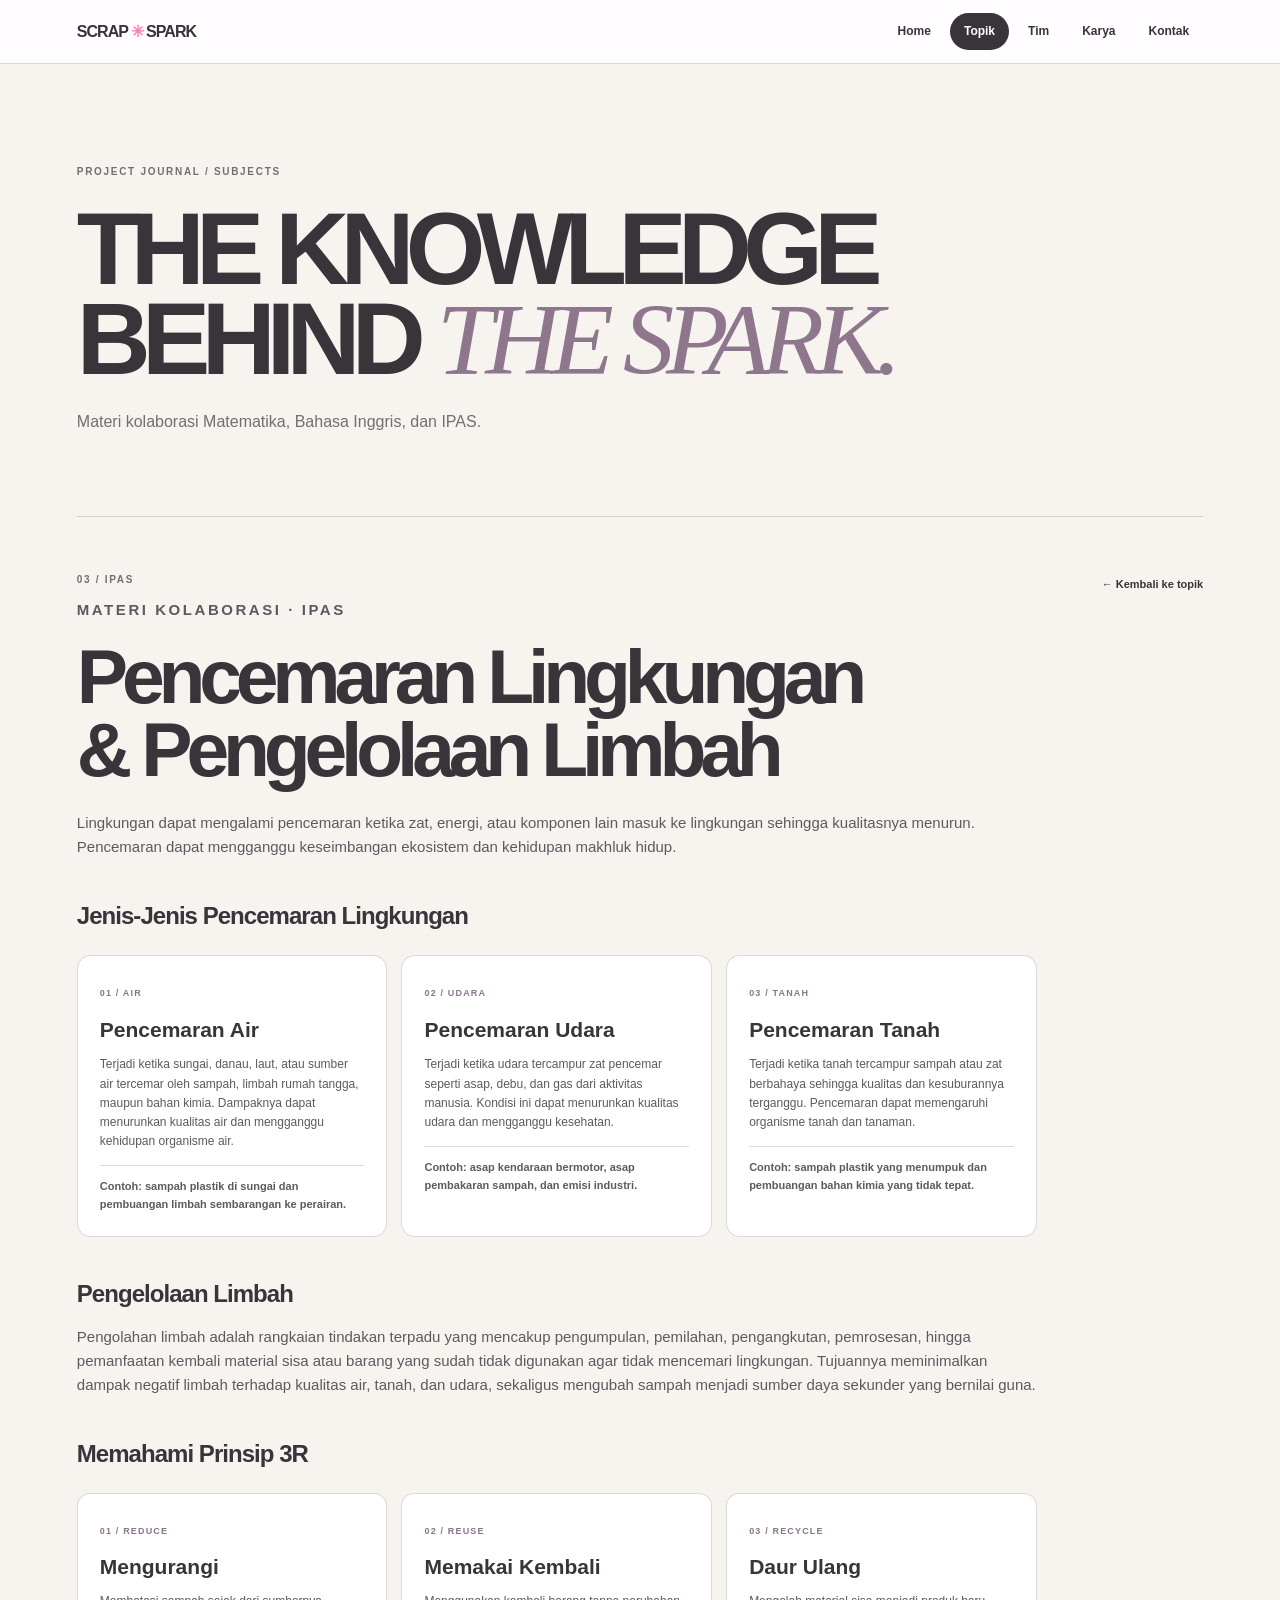
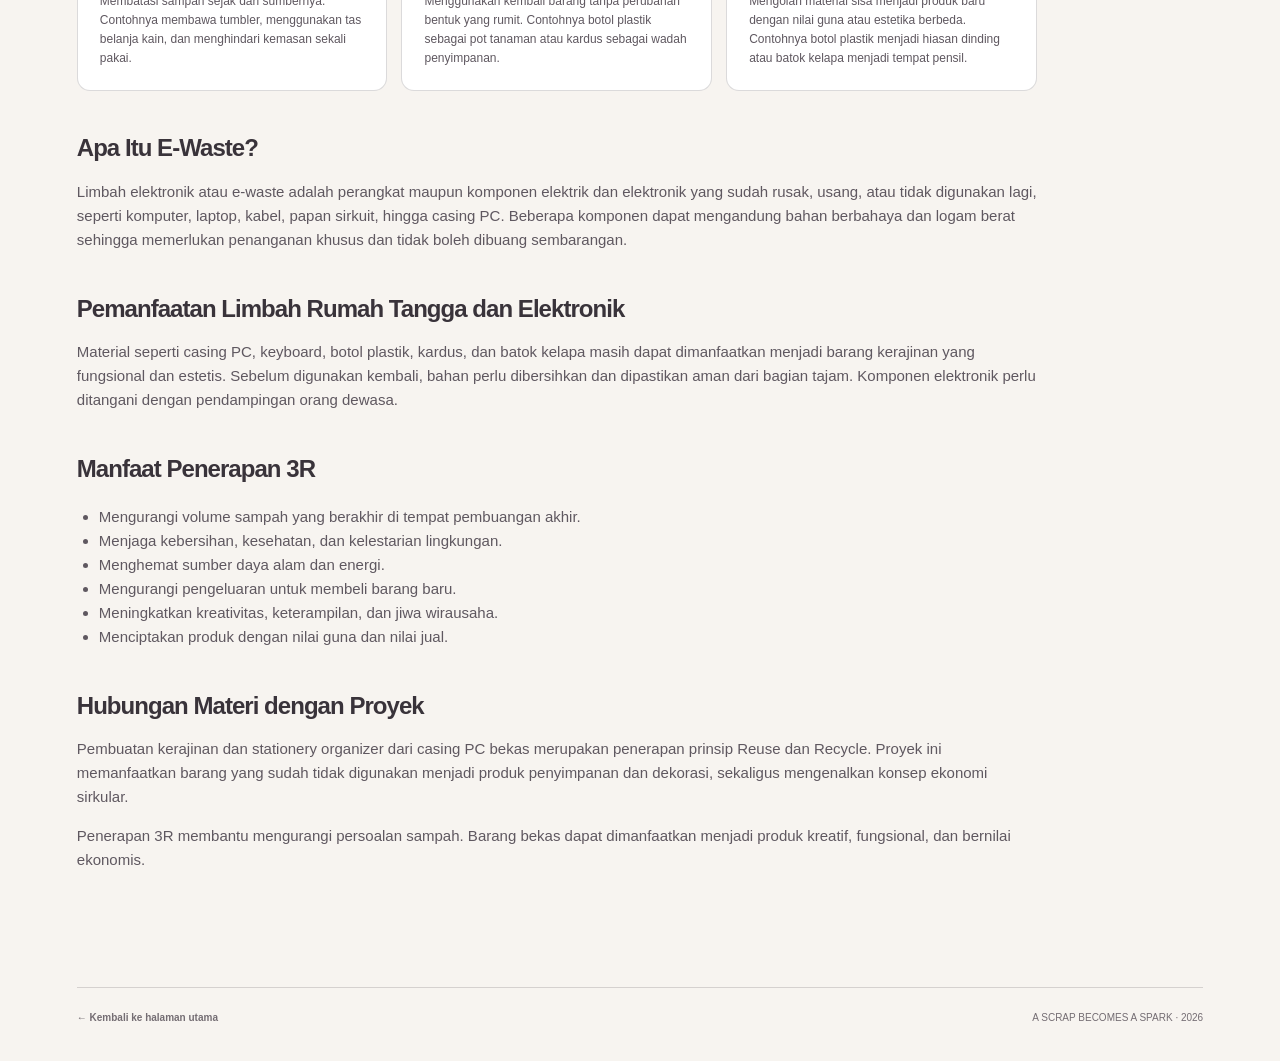
<file: materi.html>
<!DOCTYPE html>
<html lang="id">
<head>
  <meta charset="UTF-8">
  <meta name="viewport" content="width=device-width, initial-scale=1.0">
  <title>Materi — A Scrap Becomes A Spark</title>
  <link rel="stylesheet" href="dc.css">
</head>
<body class="subpage-body materials-page">

  <!-- HEADER & NAVIGATION -->
  <header class="site-header">
    <a class="brand" href="mainpage.html">SCRAP<span>✳</span>SPARK</a>

    <nav class="navbar">
      <a href="mainpage.html#home">Home</a>
      <a class="active" href="mainpage.html#jelajah-topik">Topik</a>
      <a href="mainpage.html#tim">Tim</a>
      <a href="mainpage.html#karya">Karya</a>
      <a href="mainpage.html#kontak">Kontak</a>
    </nav>
  </header>

  <main class="subpage section-wrap">

    <!-- PAGE HEADING -->
    <div class="subpage-heading">
      <p class="eyebrow">PROJECT JOURNAL / SUBJECTS</p>
      <h1>THE KNOWLEDGE<br>BEHIND <em>THE SPARK.</em></h1>
      <p>Materi kolaborasi Matematika, Bahasa Inggris, dan IPAS.</p>
    </div>

    <!-- 01. MATEMATIKA -->
    <section class="subject-panel" id="matematika">
      <div class="panel-top">
        <p class="eyebrow">01 / MATEMATIKA</p>
        <a class="back-link" href="mainpage.html#jelajah-topik">← Kembali ke topik</a>
      </div>

      <h2>Matematika<br><em>SPLDV.</em></h2>

      <p class="panel-intro">
        Penerapan Sistem Persamaan Linear Dua Variabel untuk menentukan
        harga satuan produk berdasarkan paket penjualan.
      </p>

      <div class="math-grid">

        <!-- FLYER YULIANA -->
        <article class="math-card">
          <p class="member-label">ANGGOTA 01 · BAGUS ADITYA</p>
          <a class="flyer-link" href="#math-pop-01">
            <img src="materi/bagus.jpg" alt="Flyer Matematika Bagus">
          </a>
          <h3>Robot & Electronic Insect</h3>
          <p>Perhitungan harga Robot dan seramgga elektronik.</p>
        </article>

        <!-- FLYER BAGUS -->
        <article class="math-card">
          <p class="member-label">ANGGOTA 02 · YULIANA FITRIANI</p>
          <a class="flyer-link" href="#math-pop-02">
            <img src="materi/ana.jpg" alt="Flyer Matematika Ana">
          </a>
          <h3>Pixel Art & Keyboard Lamp</h3>
          <p>Perhitungan harga pixel art dan lampu keyboard.</p>
        </article>

        <!-- FLYER INAS -->
        <article class="math-card">
          <p class="member-label">ANGGOTA 03 · INAS D.A.P</p>
          <a class="flyer-link" href="#math-pop-03">
            <img src="materi/inas.jpg" alt="Flyer Matematika Inas">
          </a>
          <h3>Pixel Art & Cable Bag</h3>
          <p>Perhitungan harga Pixel Art dan tas kabel.</p>
        </article>

      </div>

      <!-- MATHEMATICS POPUP 01 -->
      <div class="modal" id="math-pop-01">
        <a class="modal-backdrop" href="#matematika" aria-label="Tutup"></a>
        <div class="modal-box">
          <a class="modal-close" href="#matematika" aria-label="Tutup popup">×</a>

          <p class="eyebrow">MATEMATIKA · BAGUS ADITYA</p>
          <h2>Robot & Electronic Insect</h2>

          <div class="formula-box">
            <strong>Pemisalan</strong>
            <p>
              x = harga 1 robot dari e-waste<br>
              y = harga 1 serangga elektronik
            </p>

            <strong>Model matematika</strong>
            <p>
              Paket 1: x + 2y = 115.000<br>
              Paket 2: 2x + 3y = 195.000
            </p>

            <strong>Langkah penyelesaian</strong>
            <p>
              <b>Eliminasi</b><br><br>
              
              2x + 4y = 230.000 (x2) <br>
              2x + 3y = 195.000 (x1) <br>
              --------------------------- - <br>
              y = 35.000
            </p>
            <p>
              <b>Substitusi </b> <br>
              x + 2y = 115.000 <br>
              x + 2(35.000) = 115.000 <br>
              x + 70.000 = 115.000 <br>
              x = 115.000 - 70.000  <br>
              x = 45.000 
            </p>

            <strong>Kesimpulan</strong>
            <p>
              Harga 1 robot adalah <b>Rp45.000</b>, sedangkan harga
              1 serangga elektronik adalah <b>Rp35.000</b>.
            </p>
          </div>
        </div>
      </div>

      <!-- MATHEMATICS POPUP 02 -->
      <div class="modal" id="math-pop-02">yang 
        <a class="modal-backdrop" href="#matematika" aria-label="Tutup"></a>
        <div class="modal-box">
          <a class="modal-close" href="#matematika" aria-label="Tutup popup">×</a>

          <p class="eyebrow">MATEMATIKA · YULIANA FITRIANI</p>
          <h2>Pixel Art & Night Lamp</h2>

          <div class="formula-box">
            <strong>Pemisalan</strong>
            <p>
              x = harga 1 dekorasi dinding Pixel Art<br>
              y = harga 1 lampu tidur
            </p>

            <strong>Model matematika</strong>
            <p>
              Paket 1: 2x + y = 140.000<br>
              Paket 2: x + 2y = 145.000
            </p>

            <strong>Langkah penyelesaian</strong>
            <p>
              <b>Eliminasi</b><br>
               4x+2y=280.000 (x2)  <br>
               x+2y=145.000  (x1)  <br>
             ------------------------ - <br>
             3x    =135.000 <br>
             x      =135.000 ÷ 3 <br>
             x      =45.000
            </p>
            <p>
              <br>
              <b>Subtitusi</b><br>
               2x+y=140.000 <br>
               2(45.000)+y=140.000 <br>
               90.000+y=140.000 <br>
               y=140.000-90.000 <br>
               y=50.000
            </p>

            <strong>Kesimpulan</strong>
            <p>
              Harga 1 dekorasi dinding Pixel Art adalah <b>Rp45.000</b>,
              sedangkan harga 1 lampu tidur adalah <b>Rp50.000</b>.
            </p>
          </div>
        </div>
      </div>

      <!-- MATHEMATICS POPUP 03 -->
      <div class="modal" id="math-pop-03">
        <a class="modal-backdrop" href="#matematika" aria-label="Tutup"></a>
        <div class="modal-box">
          <a class="modal-close" href="#matematika" aria-label="Tutup popup">×</a>

          <p class="eyebrow">MATEMATIKA · INAS D.A.P</p>
          <h2>Pixel Art & Cable Bag</h2>

          <div class="formula-box">
            <strong>Pemisalan</strong>
            <p>
              x = harga 1 Pixel Art<br>
              y = harga 1 cable bag
            </p>

            <strong>Model matematika</strong>
            <p>
              Paket 1: x + 2y = 195.000<br>
              Paket 2: 2x + y = 165.000
            </p>

            <strong>Langkah penyelesaian</strong>
            <p>
              <b>Eliminasi</b><br>
              2x + 4y = 390.000 (x2) <br>
              2x + y = 165.000 (x1) <br>
              --------------------------- - <br>
              3y = 225.000 <br>
              y = 225.000 ÷ 3 <br>
              y = 75.000
            </p>
            <p>
              <b>Substitusi</b><br>
              x + 2y = 195.000 <br>
              x + 2(75.000) = 195.000 <br>
              x + 150.000 = 195.000 <br>
              x = 195.000 - 150.000 <br>
              x = 45.000
            </p>
        
            <strong>Kesimpulan</strong>
            <p>
              Harga 1 Pixel Art adalah <b>Rp45.000</b>, sedangkan harga
              1 cable bag adalah <b>Rp75.000</b>.
            </p>
          </div>
        </div>
      </div>
    </section>

    <!-- 02. BAHASA INGGRIS -->
    <section class="subject-panel" id="bahasa-inggris">
      <div class="panel-top">
        <p class="eyebrow">02 / BAHASA INGGRIS</p>
        <a class="back-link" href="mainpage.html#jelajah-topik">← Kembali ke topik</a>
      </div>

      <h2>Project<br><em>report.</em></h2>

      <p class="panel-intro">
        Teks laporan mengenai pemanfaatan casing PC bekas menjadi produk
        baru. Pilih kartu untuk membaca tulisan lengkap.
      </p>

      <div class="english-grid">

        <a class="english-note" href="#bing-pop-01">
          <img src="tim/ana.jpg" alt="Foto Yuliana Fitriani">
          <div class="english-note-content">
            <p class="member-label">WRITTEN BY · YULIANA FITRIANI</p>
            <h3>Recycling an Old PC Case</h3>
            <p>
              Transforming unused materials into useful and creative
              handicrafts.
            </p>
          </div>
        </a>

        <a class="english-note" href="#bing-pop-02">
          <img src="tim/bagus.jpg" alt="Foto Bagus Aditya">
          <div class="english-note-content">
            <p class="member-label">WRITTEN BY · BAGUS ADITYA</p>
            <h3>Old CPU Case Storage Rack</h3>
            <p>
              How an old CPU case is transformed into a storage rack.
            </p>
          </div>
        </a>

        <a class="english-note" href="#bing-pop-03">
          <img src="tim/inas.jpg" alt="Foto Inas Dyah Ayu Pratiwi">
          <div class="english-note-content">
            <p class="member-label">WRITTEN BY · INAS D.A.P</p>
            <h3>PC Case Stationery Organizer</h3>
            <p>
              How an old PC case becomes a practical stationery organizer.
            </p>
          </div>
        </a>

      </div>

      <!-- ENGLISH POPUP 01 -->
      <div class="modal english-modal" id="bing-pop-01">
        <a class="modal-backdrop" href="#bahasa-inggris" aria-label="Tutup"></a>
        <div class="modal-box">
          <a class="modal-close" href="#bahasa-inggris" aria-label="Tutup popup">×</a>
          <p class="eyebrow">BAHASA INGGRIS · YULIANA FITRIANI</p>
          <h2>Recycling an Old PC Case</h2>

          <div class="english-article">
            <p>
              Waste can cause environmental problems if it is not managed
              properly. However, unused materials such as old PC cases can
              be recycled into useful products. Instead of being thrown
              away, old PC cases can be transformed into creative handicrafts.
            </p>
            <p>
              An old PC case is generally made of metal and plastic. These
              materials can still be used to create something useful. By
              reusing an old PC case, we can reduce waste and give the
              material a new purpose.
            </p>
            <p>
              The process starts by collecting and cleaning the old PC case.
              Then, its inside is arranged into storage sections for
              stationery. Decorations and small yellow LED lights are added
              to make it more attractive. Finally, it becomes a stationery
              organizer for storing pencils, pens, rulers, and other school
              supplies.
            </p>
            <p>
              Recycling an old PC case helps reduce waste and protect the
              environment. It also improves creativity, develops practical
              skills, and produces useful items with selling value. Therefore,
              recycling old materials is a creative way to create valuable
              products while keeping the environment clean.
            </p>
          </div>
        </div>
      </div>

      <!-- ENGLISH POPUP 02 -->
      <div class="modal english-modal" id="bing-pop-02">
        <a class="modal-backdrop" href="#bahasa-inggris" aria-label="Tutup"></a>
        <div class="modal-box">
          <a class="modal-close" href="#bahasa-inggris" aria-label="Tutup popup">×</a>
          <p class="eyebrow">BAHASA INGGRIS · BAGUS ADITYA</p>
          <h2>How an Old CPU Case Is Transformed into a Storage Rack</h2>

          <div class="english-article">
            <p>
              Electronic waste is one of the environmental problems caused
              by the rapid development of technology. Old CPU cases are
              often thrown away when computers are damaged or no longer
              used. However, these cases still have materials that can be
              reused. One creative way to reduce this waste is by transforming
              an old CPU case into a useful storage rack. This transformation
              shows how electronic waste can become a valuable and functional
              product.
            </p>
            <p>
              The transformation begins when an unused CPU case is prepared
              and cleaned. Unnecessary components inside the case are removed
              carefully. The remaining metal structure is then cleaned to
              remove dust and dirt. After that, the case is checked to make
              sure it is safe and strong enough to be reused. At this stage,
              the original function of the CPU case changes from holding
              computer components into becoming a storage rack.
            </p>
            <p>
              The cleaned CPU case is arranged and modified to create a new
              storage space. Additional shelves can be added using wood or
              other suitable materials. The shelves are attached firmly
              inside the case to provide space for storing books, stationery,
              or other small items. The outside of the case can also be
              painted or decorated to make it look more attractive. After
              the process is completed, the old CPU case becomes a useful
              and creative storage rack.
            </p>
            <p>
              As a result, an old CPU case is transformed into a storage rack
              that has both functional and aesthetic value. The product can
              be used to organize various items while also serving as a
              unique decoration. This transformation reduces electronic
              waste and encourages the reuse of available materials.
              Therefore, recycling old computer cases into useful products
              is one way to support a cleaner and more sustainable environment.
            </p>
          </div>
        </div>
      </div>

      <!-- ENGLISH POPUP 03 -->
      <div class="modal english-modal" id="bing-pop-03">
        <a class="modal-backdrop" href="#bahasa-inggris" aria-label="Tutup"></a>
        <div class="modal-box">
          <a class="modal-close" href="#bahasa-inggris" aria-label="Tutup popup">×</a>
          <p class="eyebrow">BAHASA INGGRIS · INAS D.A.P</p>
          <h2>How an Old PC Case Is Transformed into a Stationery Organizer</h2>

          <div class="english-article">
            <p>
              Electronic waste, or e-waste, has quietly turned into one of
              our biggest environmental headaches as technology moves faster
              than ever. We've all seen old computer hardware—like beat-up,
              outdated PC cases—get tossed aside like absolute trash, even
              though their sturdy metal frames are begging for a second life.
              Honestly, turning these abandoned metal shells into something
              practical is one of the smartest ways to tackle the waste
              problem. It just goes to show how old tech junk can actually
              become something you'd proudly keep on your desk.
            </p>
            <p>
              Bringing this organizer to life starts with getting your workspace ready and grabbing the right tools: a small screwdriver set, large and small wire cutters, a hot glue gun or super glue, a pencil, a compass, a grinder, and a cleaning cloth or tissue. First things first, you clean out all the dust from the old PC case frame, and if you spot any rusty patches, a quick coat of white Pylox paint clears that right up. Next, take a pencil and draw the stationery organizer pattern on the PC case. Finally, cut the PC case according to the pattern you have made.
            </p>
            <p>
              Next comes the fun part of putting it all together using
              reliable adhesives like super glue, hot glue, and then paint the stationary organizer with a white paint, plus add a 
              extras like 7mm white U-edge rubber piping and warm yellow LED
              lights to give it a nice glow. Through a bit of careful
              measuring, cutting, and gluing, the bare metal frame transforms
              into a solid, highly functional desk organizer. Once everything
              is pressed firmly into place and the glue dries completely,
              all those loose scraps and pieces finally lock together into
              a single, cohesive tech-aesthetic organizer.
            </p>
            <p>
              At the end of the day, that old, neglected PC case turns into
              a genuinely useful stationery organizer that looks awesome and
              actually serves a purpose. You end up with a handy spot to
              keep your workspace tidy while adding a creative piece of decor
              to your room. More importantly, upcycling like this keeps tons
              of electronic waste out of landfills and normalizes reusing
              materials we already have. Turning old computer scraps into
              everyday desk gear proves to be a super practical way to
              support a greener planet and keep a circular economy moving
              forward.
            </p>
          </div>
        </div>
      </div>
    </section>

    <!-- 03. IPAS -->
    <section class="subject-panel" id="ipas">
      <div class="panel-top">
        <p class="eyebrow">03 / IPAS</p>
        <a class="back-link" href="mainpage.html#jelajah-topik">← Kembali ke topik</a>
      </div>

      <div class="content-prose">
        <p class="eyebrow">MATERI KOLABORASI · IPAS</p>
        <h2>Pencemaran Lingkungan<br>& Pengelolaan Limbah</h2>

        <p>
          Lingkungan dapat mengalami pencemaran ketika zat, energi, atau
          komponen lain masuk ke lingkungan sehingga kualitasnya menurun.
          Pencemaran dapat mengganggu keseimbangan ekosistem dan kehidupan
          makhluk hidup.
        </p>

        <!-- JENIS PENCEMARAN -->
        <h3>Jenis-Jenis Pencemaran Lingkungan</h3>

        <div class="pollution-grid">
          <article>
            <span class="topic-number">01 / AIR</span>
            <h4>Pencemaran Air</h4>
            <p>
              Terjadi ketika sungai, danau, laut, atau sumber air tercemar
              oleh sampah, limbah rumah tangga, maupun bahan kimia. Dampaknya
              dapat menurunkan kualitas air dan mengganggu kehidupan
              organisme air.
            </p>
            <p class="example-label">
              Contoh: sampah plastik di sungai dan pembuangan limbah
              sembarangan ke perairan.
            </p>
          </article>

          <article>
            <span class="topic-number">02 / UDARA</span>
            <h4>Pencemaran Udara</h4>
            <p>
              Terjadi ketika udara tercampur zat pencemar seperti asap,
              debu, dan gas dari aktivitas manusia. Kondisi ini dapat
              menurunkan kualitas udara dan mengganggu kesehatan.
            </p>
            <p class="example-label">
              Contoh: asap kendaraan bermotor, asap pembakaran sampah,
              dan emisi industri.
            </p>
          </article>

          <article>
            <span class="topic-number">03 / TANAH</span>
            <h4>Pencemaran Tanah</h4>
            <p>
              Terjadi ketika tanah tercampur sampah atau zat berbahaya
              sehingga kualitas dan kesuburannya terganggu. Pencemaran
              dapat memengaruhi organisme tanah dan tanaman.
            </p>
            <p class="example-label">
              Contoh: sampah plastik yang menumpuk dan pembuangan bahan
              kimia yang tidak tepat.
            </p>
          </article>
        </div>

        <!-- PENGELOLAAN LIMBAH -->
        <h3>Pengelolaan Limbah</h3>
        <p>
          Pengolahan limbah adalah rangkaian tindakan terpadu yang mencakup
          pengumpulan, pemilahan, pengangkutan, pemrosesan, hingga
          pemanfaatan kembali material sisa atau barang yang sudah tidak
          digunakan agar tidak mencemari lingkungan. Tujuannya meminimalkan
          dampak negatif limbah terhadap kualitas air, tanah, dan udara,
          sekaligus mengubah sampah menjadi sumber daya sekunder yang
          bernilai guna.
        </p>

        <!-- 3R -->
        <h3>Memahami Prinsip 3R</h3>
        <div class="three-r">
          <article>
            <b>01 / REDUCE</b>
            <h4>Mengurangi</h4>
            <p>
              Membatasi sampah sejak dari sumbernya. Contohnya membawa
              tumbler, menggunakan tas belanja kain, dan menghindari
              kemasan sekali pakai.
            </p>
          </article>

          <article>
            <b>02 / REUSE</b>
            <h4>Memakai Kembali</h4>
            <p>
              Menggunakan kembali barang tanpa perubahan bentuk yang rumit.
              Contohnya botol plastik sebagai pot tanaman atau kardus
              sebagai wadah penyimpanan.
            </p>
          </article>

          <article>
            <b>03 / RECYCLE</b>
            <h4>Daur Ulang</h4>
            <p>
              Mengolah material sisa menjadi produk baru dengan nilai guna
              atau estetika berbeda. Contohnya botol plastik menjadi hiasan
              dinding atau batok kelapa menjadi tempat pensil.
            </p>
          </article>
        </div>

        <!-- E-WASTE -->
        <h3>Apa Itu E-Waste?</h3>
        <p>
          Limbah elektronik atau e-waste adalah perangkat maupun komponen
          elektrik dan elektronik yang sudah rusak, usang, atau tidak
          digunakan lagi, seperti komputer, laptop, kabel, papan sirkuit,
          hingga casing PC. Beberapa komponen dapat mengandung bahan
          berbahaya dan logam berat sehingga memerlukan penanganan khusus
          dan tidak boleh dibuang sembarangan.
        </p>

        <!-- PEMANFAATAN LIMBAH -->
        <h3>Pemanfaatan Limbah Rumah Tangga dan Elektronik</h3>
        <p>
          Material seperti casing PC, keyboard, botol plastik, kardus,
          dan batok kelapa masih dapat dimanfaatkan menjadi barang
          kerajinan yang fungsional dan estetis. Sebelum digunakan kembali,
          bahan perlu dibersihkan dan dipastikan aman dari bagian tajam.
          Komponen elektronik perlu ditangani dengan pendampingan orang
          dewasa.
        </p>

        <!-- MANFAAT 3R -->
        <h3>Manfaat Penerapan 3R</h3>
        <ul>
          <li>Mengurangi volume sampah yang berakhir di tempat pembuangan akhir.</li>
          <li>Menjaga kebersihan, kesehatan, dan kelestarian lingkungan.</li>
          <li>Menghemat sumber daya alam dan energi.</li>
          <li>Mengurangi pengeluaran untuk membeli barang baru.</li>
          <li>Meningkatkan kreativitas, keterampilan, dan jiwa wirausaha.</li>
          <li>Menciptakan produk dengan nilai guna dan nilai jual.</li>
        </ul>

        <!-- HUBUNGAN DENGAN PROYEK -->
        <h3>Hubungan Materi dengan Proyek</h3>
        <p>
          Pembuatan kerajinan dan stationery organizer dari casing PC
          bekas merupakan penerapan prinsip Reuse dan Recycle. Proyek ini
          memanfaatkan barang yang sudah tidak digunakan menjadi produk
          penyimpanan dan dekorasi, sekaligus mengenalkan konsep ekonomi
          sirkular.
        </p>

        <p>
          Penerapan 3R membantu mengurangi persoalan sampah. Barang bekas
          dapat dimanfaatkan menjadi produk kreatif, fungsional, dan
          bernilai ekonomis.
        </p>
      </div>
    </section>

  </main>

  <!-- FOOTER -->
  <footer class="simple-footer">
    <a href="mainpage.html">← Kembali ke halaman utama</a>
    <span>A SCRAP BECOMES A SPARK · 2026</span>
  </footer>

</body>
</html>
</file>
<file: dc.css>
/* =========================================
   A SCRAP BECOMES A SPARK
   MAIN STYLESHEET
   HTML + CSS ONLY
========================================= */

/* =========================================
   01. ROOT & GLOBAL SETTINGS
========================================= */

:root {
  --ink: #39333A;
  --paper: #FFFDFF;
  --pink: #F982B8;
  --blue: #A2C1ED;
  --blue-soft: #AFC5EA;
  --yellow: #FCE9A7;
  --green: #ABBD59;
  --sage: #A0BD83;
  --lilac: #CCBBDB;
  --muted: #746D73;
  --line: rgba(57, 51, 58, .18);
  --max: 1320px;
  --serif: Georgia, "Times New Roman", serif;
  --sans: Arial, Helvetica, sans-serif;
}

* {
  box-sizing: border-box;
}

html {
  scroll-behavior: smooth;
  scroll-padding-top: 90px;
}

body {
  margin: 0;
  background: var(--paper);
  color: var(--ink);
  font-family: var(--sans);
  line-height: 1.6;
}

img {
  display: block;
  max-width: 100%;
}

a {
  color: inherit;
}

p {
  margin-top: 0;
}

.section-wrap {
  width: min(var(--max), 88%);
  margin-inline: auto;
}

.eyebrow,
.section-kicker,
.member-label {
  font-size: 10px;
  font-weight: 800;
  letter-spacing: .17em;
  text-transform: uppercase;
}

.eyebrow,
.member-label {
  color: var(--muted);
}

/* =========================================
   02. HEADER & NAVIGATION
========================================= */

.site-header {
  position: sticky;
  top: 0;
  z-index: 50;
  display: flex;
  align-items: center;
  justify-content: space-between;
  gap: 20px;
  padding: 13px max(6%, calc((100% - var(--max)) / 2));
  background: rgba(255, 253, 255, .95);
  border-bottom: 1px solid var(--line);
  backdrop-filter: blur(14px);
}

.brand {
  flex-shrink: 0;
  text-decoration: none;
  font-size: 16px;
  font-weight: 900;
  letter-spacing: -.06em;
  white-space: nowrap;
}

.brand span {
  color: var(--pink);
  padding: 0 3px;
}

.navbar {
  display: flex;
  align-items: center;
  justify-content: flex-end;
  gap: 5px;
  min-width: 0;
  white-space: nowrap;
}

.navbar a {
  flex-shrink: 0;
  padding: 9px 14px;
  border-radius: 30px;
  text-decoration: none;
  font-size: 12px;
  font-weight: 700;
  transition: .2s;
}

.navbar a:hover,
.navbar a.active {
  background: var(--ink);
  color: white;
}

/* =========================================
   03. BUTTONS & TEXT LINKS
========================================= */

.pill-button {
  display: inline-flex;
  align-items: center;
  justify-content: center;
  gap: 12px;
  padding: 12px 19px;
  border-radius: 40px;
  text-decoration: none;
  font-size: 12px;
  font-weight: 800;
  transition: transform .2s, background .2s;
}

.pill-button:hover {
  transform: translateY(-3px);
}

.dark-button {
  background: var(--ink);
  color: white;
}

.dark-button:hover {
  background: #5A5059;
}

.light-button {
  background: var(--yellow);
  color: var(--ink);
}

.outline-button {
  border: 1px solid var(--ink);
  background: transparent;
}

.text-link {
  display: inline-block;
  padding-bottom: 5px;
  border-bottom: 1px solid currentColor;
  text-decoration: none;
  font-size: 12px;
  font-weight: 800;
}

/* =========================================
   04. HOME — HERO
========================================= */

.hero {
  position: relative;
  min-height: 690px;
  display: grid;
  grid-template-columns: 1.05fr .95fr;
  align-items: center;
  gap: 5%;
  padding-top: 65px;
  padding-bottom: 65px;
}

.hero-copy {
  position: relative;
  z-index: 2;
}

.hero h1 {
  margin: 26px 0 24px;
  font-size: clamp(68px, 8.6vw, 128px);
  line-height: .82;
  letter-spacing: -.09em;
  font-weight: 900;
}

.hero h1 em,
.section-heading em,
.works-heading em,
.contact h2 em,
.subpage-heading em,
.subject-panel h2 em {
  font-family: var(--serif);
  font-weight: 400;
  letter-spacing: -.08em;
}

.hero h1 span {
  color: var(--pink);
}

.hero-lead {
  margin-bottom: 8px;
  font-size: 21px;
  font-weight: 800;
}

.hero-desc {
  max-width: 470px;
  color: var(--muted);
  font-size: 15px;
}

.hero-art {
  position: relative;
  width: 100%;
  max-width: 590px;
  justify-self: end;
}

.hero-art img {
  width: 100%;
  border-radius: 48% 48% 18px 18px;
}

.sticker {
  position: absolute;
  top: 12%;
  right: -22px;
  display: grid;
  place-content: center;
  width: 108px;
  height: 108px;
  border-radius: 50%;
  background: var(--pink);
  font-size: 14px;
  font-weight: 900;
  text-align: center;
  line-height: 1.1;
  transform: rotate(12deg);
}

.art-caption {
  position: absolute;
  right: 5px;
  bottom: 10px;
  font-size: 9px;
  letter-spacing: .2em;
  font-weight: 800;
}

.hero-bottom {
  position: absolute;
  right: 0;
  bottom: 10px;
  left: 0;
  display: flex;
  justify-content: space-between;
  gap: 12px;
  color: var(--muted);
  font-size: 9px;
  font-weight: 800;
  letter-spacing: .12em;
}

/* =========================================
   05. HOME — INTRO
========================================= */

.intro {
  padding-top: 105px;
  padding-bottom: 115px;
  border-top: 1px solid var(--line);
}

.intro-grid {
  display: grid;
  grid-template-columns: 1fr .8fr;
  align-items: start;
  gap: 10%;
  margin-top: 35px;
}

.intro h2,
.section-heading h2,
.works-heading h2,
.contact h2,
.team-heading h2 {
  margin: 0;
  font-size: clamp(46px, 6vw, 82px);
  line-height: .94;
  letter-spacing: -.075em;
}

.intro h2 em {
  font-family: var(--serif);
  font-weight: 400;
}

.intro-grid > div {
  max-width: 520px;
  color: var(--muted);
  font-size: 15px;
}

.intro-grid .text-link {
  margin-top: 15px;
  color: var(--ink);
}

/* =========================================
   06. HOME — SUBJECT SLIDER
========================================= */

.perspectives {
  overflow: hidden;
  padding: 75px max(6%, calc((100% - var(--max)) / 2)) 85px;
  background: #F1EDF1;
}

.section-heading {
  display: flex;
  align-items: end;
  justify-content: space-between;
  gap: 30px;
  margin: 25px 0 42px;
}

.section-heading h2 {
  font-size: clamp(48px, 6vw, 80px);
}

.section-heading p {
  max-width: 270px;
  color: var(--muted);
  font-size: 13px;
}

.perspectives-slider {
  display: flex;
  gap: 22px;
  overflow-x: auto;
  padding: 4px 2px 18px;
  scroll-snap-type: x mandatory;
  scrollbar-width: thin;
  -webkit-overflow-scrolling: touch;
}

.perspective-card {
  flex: 0 0 calc((100% - 44px) / 3);
  min-width: 0;
  scroll-snap-align: start;
  text-decoration: none;
}

.perspective-frame {
  position: relative;
  height: clamp(250px, 27vw, 360px);
  overflow: hidden;
  border: 12px solid white;
  border-radius: 24px;
  background: white;
  box-shadow: 0 10px 28px rgba(57, 51, 58, .07);
  transition: transform .25s;
}

.perspective-card:hover .perspective-frame {
  transform: translateY(-7px) rotate(-.5deg);
}

.perspective-frame img {
  width: 100%;
  height: 100%;
  object-fit: cover;
}

.card-index {
  position: absolute;
  top: 12px;
  left: 14px;
  padding: 5px 10px;
  border-radius: 30px;
  background: var(--paper);
  font-size: 10px;
  font-weight: 800;
}

.perspective-label {
  position: absolute;
  bottom: 15px;
  left: 17px;
  padding: 7px 12px;
  border-radius: 3px;
  background: white;
  font-size: clamp(14px, 1.5vw, 20px);
  font-weight: 900;
  letter-spacing: -.04em;
}

.perspective-card > p {
  margin: 14px 5px;
  color: var(--muted);
  font-size: 13px;
}

.slider-note {
  margin-top: 25px;
  color: var(--muted);
  font-size: 9px;
  font-weight: 800;
  letter-spacing: .14em;
}

.slider-note span {
  margin-left: 8px;
  font-size: 17px;
}

/* =========================================
   07. HOME — WORKS SLIDER
========================================= */

.works {
  overflow: hidden;
  padding: 85px 0 95px;
  background: var(--yellow);
}

.works-heading {
  display: flex;
  align-items: end;
  justify-content: space-between;
  gap: 25px;
  margin: 25px 0 38px;
}

.works-heading h2 {
  font-size: clamp(48px, 6vw, 82px);
}

.works-heading .text-link {
  white-space: nowrap;
}

.work-slider {
  display: flex;
  gap: 18px;
  overflow-x: auto;
  padding: 8px 2px 25px;
  scroll-snap-type: x mandatory;
  scrollbar-width: thin;
  -webkit-overflow-scrolling: touch;
}

.work-card {
  flex: 0 0 260px;
  padding: 12px;
  border-radius: 14px;
  background: var(--paper);
  text-decoration: none;
  scroll-snap-align: start;
  transition: transform .2s;
}

.work-card:hover {
  transform: translateY(-6px);
}

.work-card.featured {
  flex-basis: 330px;
}

.work-card img {
  width: 100%;
  height: 190px;
  object-fit: cover;
  border-radius: 8px;
  background: #EEE;
}

.work-card span {
  display: block;
  margin: 15px 2px 5px;
  color: var(--muted);
  font-size: 9px;
  font-weight: 800;
  letter-spacing: .15em;
}

.work-card h3 {
  margin: 0 2px;
  font-size: 19px;
  letter-spacing: -.04em;
}

.work-card p {
  margin: 3px 2px 7px;
  color: var(--muted);
  font-size: 11px;
}


/* =========================================
   08. HOME — TEAM
========================================= */

.team {
  padding-top: 105px;
  padding-bottom: 115px;
}

.team-heading {
  display: flex;
  align-items: end;
  justify-content: space-between;
  gap: 25px;
  margin: 28px 0 45px;
}

.team-heading h2 {
  font-size: clamp(46px, 6vw, 78px);
}

.team-heading p {
  max-width: 220px;
  color: var(--muted);
  font-size: 13px;
}

.team-grid {
  display: grid;
  grid-template-columns: repeat(3, minmax(0, 1fr));
  gap: 28px;
}

.team-card {
  text-align: center;
  padding: 28px 18px;
  background: #F5F1F4;
  border: 1px solid var(--line);
  border-radius: 18px;
}

.team-card img {
  width: 150px;
  height: 150px;
  margin: 0 auto 18px;
  border: 6px solid white;
  border-radius: 50%;
  object-fit: cover;
  box-shadow: 0 8px 25px rgba(57, 51, 58, .1);
}

.team-card h3 {
  margin: 0 0 12px;
  font-size: 17px;
}

.team-social {
  display: flex;
  justify-content: center;
  gap: 9px;
  flex-wrap: wrap;
}

.team-social a {
  padding: 7px 12px;
  border: 1px solid var(--line);
  border-radius: 30px;
  background: white;
  font-size: 10px;
  font-weight: 800;
  text-decoration: none;
  transition: .2s;
}

.team-social a:hover {
  background: var(--ink);
  color: white;
}

/* =========================================
   09. HOME — CONTACT & FOOTER
========================================= */

.contact {
  padding: 80px 0 28px;
  background: var(--ink);
  color: white;
}

.contact .section-kicker {
  color: var(--yellow);
}

.contact h2 {
  margin: 40px 0 55px;
  font-size: clamp(52px, 7vw, 94px);
}

.contact h2 em {
  color: var(--yellow);
}

.contact-grid {
  display: grid;
  grid-template-columns: 1fr .65fr;
  gap: 10%;
  padding-bottom: 70px;
}

.contact-intro {
  margin-bottom: 25px;
  font-size: 17px;
}

.contact-form {
  display: flex;
  flex-direction: column;
  align-items: flex-start;
  max-width: 520px;
}

.contact-form label {
  margin: 13px 0 5px;
  color: var(--yellow);
  font-size: 9px;
  font-weight: 800;
  letter-spacing: .15em;
}

.contact-form input,
.contact-form textarea {
  width: 100%;
  padding: 11px 0;
  border: 0;
  border-bottom: 1px solid rgba(255, 255, 255, .45);
  outline: none;
  background: transparent;
  color: white;
  font: inherit;
}

.contact-form input::placeholder,
.contact-form textarea::placeholder {
  color: #BDB5BD;
}

.contact-form button {
  margin-top: 20px;
  border: 0;
  cursor: pointer;
  font: inherit;
}

.contact-info small {
  color: var(--yellow);
  font-size: 9px;
  letter-spacing: .16em;
}

.contact-info p {
  margin: 5px 0 20px;
  font-size: 14px;
}

.contact-info a {
  text-decoration: none;
}

.site-footer {
  display: flex;
  align-items: center;
  justify-content: space-between;
  gap: 18px;
  padding-top: 22px;
  border-top: 1px solid rgba(255, 255, 255, .25);
  font-size: 9px;
  letter-spacing: .1em;
}

.site-footer strong {
  font-size: 13px;
}

.site-footer a {
  text-decoration: none;
}

/* =========================================
   10. SUBPAGES — COMMON
========================================= */

.subpage-body {
  min-height: 100vh;
  background: #F7F4F0;
}

.subpage {
  padding-top: 45px;
  padding-bottom: 75px;
}

.subpage-heading {
  padding: 55px 0 65px;
  border-bottom: 1px solid var(--line);
}

.subpage-heading h1 {
  margin: 24px 0;
  font-size: clamp(54px, 8vw, 105px);
  line-height: .88;
  letter-spacing: -.085em;
}

.subpage-heading h1 em {
  color: #8E778D;
}

.subpage-heading > p:last-child {
  color: var(--muted);
}

.simple-footer {
  display: flex;
  justify-content: space-between;
  gap: 15px;
  width: min(var(--max), 88%);
  margin: 0 auto;
  padding: 22px 0 35px;
  border-top: 1px solid var(--line);
  color: var(--muted);
  font-size: 10px;
}

.simple-footer a {
  font-weight: 800;
  text-decoration: none;
}

.panel-top {
  display: flex;
  align-items: center;
  justify-content: space-between;
  gap: 20px;
}

.back-link {
  font-size: 11px;
  font-weight: 800;
  text-decoration: none;
}

/* =========================================
   11. MATERIALS — SUBJECT PANELS
========================================= */

.subject-panel {
  display: none;
  min-height: 65vh;
  padding: 55px 0 25px;
  scroll-margin-top: 85px;
}

.subject-panel:target,
.subject-panel:has(.modal:target) {
  display: block;
}

/* IPAS menjadi tampilan awal */
.materials-page:not(:has(.subject-panel:target)):not(:has(.modal:target))
#ipas {
  display: block;
}

.subject-panel h2 {
  margin: 30px 0 15px;
  font-size: clamp(48px, 6vw, 82px);
  line-height: .92;
  letter-spacing: -.08em;
}

.subject-panel h2 em {
  color: #927E91;
}

.panel-intro {
  max-width: 620px;
  margin-bottom: 35px;
  color: var(--muted);
  font-size: 14px;
}

/* =========================================
   12. MATERIALS — MATHEMATICS
========================================= */

.math-grid {
  display: grid;
  grid-template-columns: repeat(3, minmax(0, 1fr));
  gap: 22px;
}

.math-card {
  min-width: 0;
  padding: 15px;
  border-radius: 15px;
  background: white;
  box-shadow: 0 8px 28px rgba(57, 51, 58, .06);
}

.member-label {
  margin: 3px 0 12px;
  font-size: 9px;
}

.flyer-link {
  display: block;
  overflow: hidden;
  border-radius: 10px;
}

.flyer-link img {
  width: 100%;
  aspect-ratio: 4 / 5;
  object-fit: cover;
}

.math-card h3 {
  margin: 14px 0 4px;
  font-size: 17px;
}

.math-card > p:last-child {
  margin-bottom: 5px;
  color: var(--muted);
  font-size: 12px;
}

/* =========================================
   13. MATERIALS — ENGLISH
========================================= */

.english-grid {
  display: grid;
  grid-template-columns: repeat(2, minmax(0, 1fr));
  gap: 20px;
}

.english-note {
  display: grid;
  grid-template-columns: 110px minmax(0, 1fr);
  align-items: start;
  gap: 18px;
  min-width: 0;
  padding: 20px;
  border: 1px solid var(--line);
  border-radius: 15px;
  background: white;
  color: var(--ink);
  text-decoration: none;
  transition: transform .2s, box-shadow .2s;
}

.english-note:hover {
  transform: translateY(-5px);
  box-shadow: 0 10px 28px rgba(57, 51, 58, .08);
}

.english-note:focus-visible {
  outline: 3px solid var(--blue);
  outline-offset: 4px;
}

.english-note img {
  width: 110px;
  height: 110px;
  aspect-ratio: 1;
  border-radius: 50%;
  background: #F1EDF1;
  object-fit: cover;
}

.english-note-content {
  min-width: 0;
}

.english-note h3 {
  margin: 5px 0 8px;
  font-size: 20px;
  line-height: 1.2;
}

.english-note p:last-child {
  margin-bottom: 0;
  color: var(--muted);
  font-size: 13px;
}

/* =========================================
   14. MATERIALS — IPAS
========================================= */

.content-prose {
  max-width: 960px;
}

.content-prose h2 {
  margin: 18px 0 25px;
  font-size: clamp(42px, 6vw, 78px);
  line-height: .95;
  letter-spacing: -.08em;
}

.content-prose h3 {
  margin: 38px 0 12px;
  font-size: 24px;
  letter-spacing: -.04em;
}

.content-prose p,
.content-prose li {
  color: #5F5860;
  font-size: 15px;
}

.content-prose ul {
  padding-left: 22px;
}

.pollution-grid {
  display: grid;
  grid-template-columns: repeat(3, minmax(0, 1fr));
  gap: 14px;
  margin: 20px 0;
}

.pollution-grid article {
  padding: 22px;
  border: 1px solid var(--line);
  border-radius: 14px;
  background: white;
}

.topic-number {
  color: #89758C;
  font-size: 9px;
  font-weight: 800;
  letter-spacing: .13em;
}

.pollution-grid h4 {
  margin: 9px 0;
  font-size: 21px;
}

.pollution-grid p {
  margin-bottom: 10px;
  font-size: 12px;
}

.pollution-grid .example-label {
  margin: 14px 0 0;
  padding-top: 12px;
  border-top: 1px solid var(--line);
  font-size: 11px;
  font-weight: 700;
}

/* 3R CARDS */

.three-r {
  display: grid;
  grid-template-columns: repeat(3, minmax(0, 1fr));
  gap: 14px;
  margin: 20px 0;
}

.three-r article {
  padding: 22px;
  border: 1px solid var(--line);
  border-radius: 13px;
  background: white;
}

.three-r b {
  color: #89758C;
  font-size: 9px;
  letter-spacing: .13em;
}

.three-r h4 {
  margin: 8px 0;
  font-size: 21px;
}

.three-r p {
  margin: 0;
  font-size: 12px;
}


/* =========================================
   15. MODALS — CSS :TARGET
   NO JAVASCRIPT
========================================= */

.modal {
  display: none;
  position: fixed;
  inset: 0;
  z-index: 100;
  align-items: center;
  justify-content: center;
  padding: 22px;
}

.modal:target {
  display: flex;
}

.modal-backdrop {
  position: absolute;
  inset: 0;
  background: rgba(34, 29, 35, .72);
  backdrop-filter: blur(5px);
}

.modal-box {
  position: relative;
  z-index: 1;
  width: min(760px, 100%);
  max-height: 86vh;
  overflow: auto;
  padding: clamp(24px, 4vw, 42px);
  border-radius: 22px;
  background: var(--paper);
  box-shadow: 0 25px 90px rgba(0, 0, 0, .25);
}

.modal-close {
  position: absolute;
  top: 12px;
  right: 18px;
  display: grid;
  place-items: center;
  width: 38px;
  height: 38px;
  border-radius: 50%;
  background: #F0EAF0;
  text-decoration: none;
  font-size: 27px;
  line-height: 1;
}

.modal-box h2 {
  margin: 14px 45px 24px 0;
  font-size: clamp(29px, 4vw, 43px);
  line-height: 1;
  letter-spacing: -.06em;
}

.modal-box h3 {
  margin: 24px 0 7px;
  font-size: 17px;
}

.modal-box p {
  color: #5F5860;
  font-size: 14px;
}

/* MATHEMATICS */

.formula-box {
  overflow-x: auto;
  padding: 20px;
  border-radius: 12px;
  background: #F3EFF3;
}

.formula-box strong {
  display: block;
  margin-top: 13px;
}

.formula-box p {
  margin: 5px 0 12px;
}

.formula-box strong:first-child {
  margin-top: 0;
}

/* ENGLISH */

.english-modal .modal-box {
  width: min(760px, 100%);
}

.english-modal .modal-box h2 {
  margin-bottom: 18px;
}

.english-article p {
  margin-bottom: 18px;
  font-size: 15px;
  line-height: 1.85;
}

.english-article p:last-child {
  margin-bottom: 0;
}

/* =========================================
   16. WORKS DETAIL — PRODUCT INDEX
========================================= */

.works-detail-header {
  padding-top: 50px;
}

.product-index {
  display: flex;
  gap: 8px;
  overflow-x: auto;
  padding: 20px 0 28px;
  border-bottom: 1px solid var(--line);
  scrollbar-width: thin;
  -webkit-overflow-scrolling: touch;
}

.product-index a {
  flex-shrink: 0;
  padding: 9px 13px;
  border: 1px solid var(--line);
  border-radius: 30px;
  background: white;
  text-decoration: none;
  white-space: nowrap;
  font-size: 10px;
  font-weight: 800;
}

.product-index a:hover {
  background: var(--ink);
  color: white;
}

/* =========================================
   17. WORKS DETAIL — PRODUCT SECTIONS
========================================= */

.product-detail {
  display: none;
  padding: 55px 0 65px;
  border-bottom: 1px solid var(--line);
  scroll-margin-top: 80px;
}

.product-detail:target,
.product-detail:has(.product-modal:target) {
  display: block;
}

/* Produk pertama menjadi tampilan awal */
.works-page:not(:has(.product-detail:target))
:not(:has(.product-modal:target))
#stationery-organizer {
  display: block;
}

.product-detail-grid {
  display: grid;
  grid-template-columns: 1fr 1fr;
  align-items: center;
  gap: 6%;
  margin-top: 25px;
}

.product-image-wrap {
  position: relative;
  min-width: 0;
  padding: 15px;
  border-radius: 20px;
  background: white;
  box-shadow: 0 12px 35px rgba(57, 51, 58, .08);
}

.product-image-wrap img {
  width: 100%;
  aspect-ratio: 1.2 / 1;
  border-radius: 12px;
  object-fit: cover;
}

.product-copy {
  min-width: 0;
}

.product-copy h2 {
  margin: 15px 0;
  font-size: clamp(40px, 5.4vw, 72px);
  line-height: .9;
  letter-spacing: -.08em;
}

.product-copy > p:not(.eyebrow) {
  max-width: 520px;
  color: var(--muted);
  font-size: 15px;
}

.product-actions {
  display: flex;
  flex-wrap: wrap;
  gap: 10px;
  margin: 26px 0;
}

.product-meta {
  display: grid;
  grid-template-columns: repeat(3, minmax(0, 1fr));
  gap: 10px;
  padding-top: 18px;
  border-top: 1px solid var(--line);
}

.product-meta span {
  display: flex;
  flex-direction: column;
  color: var(--muted);
  font-size: 8px;
  letter-spacing: .1em;
}

.product-meta b {
  margin-top: 4px;
  color: var(--ink);
  font-size: 17px;
  letter-spacing: -.04em;
}

/* =========================================
   18. WORKS DETAIL — SUMMARY
========================================= */

.product-summary {
  display: grid;
  grid-template-columns: 1fr 1fr;
  gap: 12px;
  margin-top: 24px;
}

.product-summary article {
  min-width: 0;
  padding: 20px;
  border: 1px solid var(--line);
  border-radius: 14px;
  background: var(--paper);
}

.product-summary h3 {
  margin: 0 0 8px;
  font-size: 17px;
}

.product-summary p:last-child {
  margin: 0;
  font-size: 13px;
  line-height: 1.7;
}

/* =========================================
   19. WORKS DETAIL — TOOLS & MATERIALS
========================================= */

.price-list {
  display: grid;
  gap: 0;
  margin: 10px 0 20px;
  padding: 0;
  list-style: none;
}

.price-list li {
  display: flex;
  align-items: flex-start;
  justify-content: space-between;
  gap: 15px;
  padding: 10px 0;
  border-bottom: 1px solid var(--line);
  color: var(--ink);
  font-size: 13px;
}

.price-list li span,
.price-list li b {
  flex-shrink: 0;
  color: var(--muted);
  text-align: right;
  font-size: 11px;
}

.price-list li b {
  color: var(--ink);
  font-size: 13px;
}

/* COST SUMMARY */

.cost-table {
  display: grid;
  gap: 0;
  margin-top: 20px;
  border-top: 1px solid var(--line);
}

.cost-table div {
  display: flex;
  justify-content: space-between;
  gap: 15px;
  padding: 12px 0;
  border-bottom: 1px solid var(--line);
  font-size: 13px;
}

.cost-table span {
  color: var(--muted);
}

.cost-table b {
  color: var(--ink);
  white-space: nowrap;
}

/* =========================================
   20. WORKS DETAIL — PROCESS & SAFETY
========================================= */

.steps-list {
  display: grid;
  gap: 12px;
  margin: 20px 0;
  padding: 0;
  list-style: none;
  counter-reset: steps;
}

.steps-list li {
  position: relative;
  padding: 14px 16px 14px 48px;
  border: 1px solid var(--line);
  border-radius: 12px;
  background: var(--paper);
  counter-increment: steps;
  font-size: 13px;
}

.steps-list li::before {
  position: absolute;
  top: 14px;
  left: 15px;
  color: var(--pink);
  content: counter(steps, decimal-leading-zero);
  font-size: 11px;
  font-weight: bold;
}

.safety-note {
  margin-top: 20px;
  padding: 16px;
  border-left: 4px solid var(--yellow);
  border-radius: 8px;
  background: #FFF4E7;
  font-size: 13px;
  line-height: 1.7;
}


/* =========================================
   21. RESPONSIVE — TABLET
========================================= */

@media (max-width: 900px) {
  :root {
    --max: 100%;
  }

  .section-wrap {
    width: min(100% - 40px, var(--max));
  }

  .hero {
    grid-template-columns: 1fr 1fr;
    gap: 24px;
  }

  .hero h1 {
    font-size: clamp(42px, 7vw, 76px);
  }

  .intro-grid,
  .contact-grid {
    grid-template-columns: 1fr 1fr;
  }

  .perspective-card {
    flex-basis: 42%;
  }

  .work-card {
    flex-basis: 245px;
  }

  .math-grid {
    grid-template-columns: repeat(2, minmax(0, 1fr));
  }

  .english-grid {
    grid-template-columns: 1fr;
  }

  .product-detail-grid {
    grid-template-columns: 1fr 1fr;
  }

  .pollution-grid,
  .three-r {
    grid-template-columns: repeat(2, minmax(0, 1fr));
  }

  .team-card img {
    width: 125px;
    height: 125px;
  }
}

/* =========================================
   22. RESPONSIVE — MOBILE
========================================= */

@media (max-width: 650px) {
  body {
    font-size: 14px;
  }

  .section-wrap {
    width: calc(100% - 32px);
  }

  /* NAVBAR TETAP SATU BARIS */
  .site-header {
    align-items: center;
    gap: 8px;
    padding: 11px 12px;
  }

  .brand {
    font-size: 12px;
    letter-spacing: -.07em;
  }

  .navbar {
    flex: 1;
    justify-content: flex-end;
    gap: 1px;
    overflow-x: auto;
    overflow-y: hidden;
    white-space: nowrap;
    scrollbar-width: none;
    -webkit-overflow-scrolling: touch;
  }

  .navbar::-webkit-scrollbar {
    display: none;
  }

  .navbar a {
    flex-shrink: 0;
    padding: 7px 7px;
    font-size: 9px;
  }

  /* HERO */
  .hero {
    min-height: auto;
    grid-template-columns: 1fr;
    padding: 44px 0 55px;
  }

  .hero-copy {
    order: 1;
  }

  .hero-art {
    order: 2;
    width: min(100%, 420px);
    min-height: 0;
    justify-self: center;
    margin: 15px auto 30px;
  }

  .hero h1 {
    font-size: clamp(42px, 13vw, 64px);
  }

  .sticker {
    right: 0;
    width: 82px;
    height: 82px;
    font-size: 11px;
  }

  .hero-bottom {
    bottom: 8px;
    align-items: flex-start;
    gap: 10px;
    font-size: 8px;
  }

  /* HOME SECTIONS */
  .intro,
  .team {
    padding-top: 65px;
    padding-bottom: 70px;
  }

  .perspectives {
    padding: 65px 16px 70px;
  }

  .works {
    padding: 65px 0 70px;
  }

  .contact {
    padding-top: 65px;
  }

  .intro-grid,
  .contact-grid {
    grid-template-columns: 1fr;
    gap: 25px;
  }

  .intro h2,
  .section-heading h2,
  .works-heading h2,
  .team-heading h2 {
    font-size: clamp(40px, 10vw, 60px);
  }

  .section-heading,
  .works-heading,
  .team-heading {
    align-items: flex-start;
    flex-direction: column;
    gap: 15px;
  }

  /* SLIDER MATERI — KARTU LEBAR DI HP */
  .perspectives-slider {
    gap: 16px;
    overflow-x: auto;
    padding: 5px 2px 18px;
  }

  .perspective-card {
    flex: 0 0 82%;
    min-width: 0;
  }

  .perspective-frame {
    height: auto;
    aspect-ratio: 4 / 5;
    min-height: 0;
  }

  .perspective-label {
    font-size: 16px;
  }

  /* SLIDER KARYA */
  .work-slider {
    gap: 14px;
  }

  .work-card,
  .work-card.featured {
    flex: 0 0 82%;
  }

  .work-card img {
    height: 210px;
  }

  /* TEAM */
  .team-grid {
    grid-template-columns: 1fr;
    gap: 16px;
  }

  .team-card {
    padding: 24px 16px;
  }

  .team-card img {
    width: 135px;
    height: 135px;
  }

  /* CONTACT */
  .contact h2 {
    font-size: clamp(44px, 11vw, 65px);
    margin: 30px 0 40px;
  }

  .site-footer {
    align-items: flex-start;
    flex-direction: column;
    gap: 12px;
  }

  /* SUBPAGES */
  .subpage {
    padding-top: 35px;
    padding-bottom: 55px;
  }

  .subpage-heading {
    padding: 40px 0 45px;
  }

  .subpage-heading h1 {
    font-size: clamp(38px, 11vw, 58px);
  }

  .subject-panel {
    padding-top: 40px;
  }

  .panel-top {
    flex-wrap: wrap;
    gap: 10px;
  }

  .subject-panel h2 {
    font-size: clamp(42px, 11vw, 62px);
  }

  .math-grid,
  .english-grid {
    grid-template-columns: 1fr;
  }

  .math-card {
    width: 100%;
  }

  .flyer-link img {
    aspect-ratio: 4 / 5;
  }

  .english-note {
    grid-template-columns: 76px minmax(0, 1fr);
    gap: 13px;
    padding: 15px;
  }

  .english-note img {
    width: 76px;
    height: 76px;
  }

  .english-note h3 {
    font-size: 16px;
  }

  .english-note p:last-child {
    font-size: 12px;
  }

  /* IPAS */
  .content-prose h2 {
    font-size: clamp(39px, 10vw, 58px);
  }

  .content-prose h3 {
    font-size: 21px;
  }

  .content-prose p,
  .content-prose li {
    font-size: 14px;
  }

  .pollution-grid,
  .three-r {
    grid-template-columns: 1fr;
  }

  .pollution-grid article,
  .three-r article {
    padding: 19px;
  }

  /* POPUP */
  .modal {
    padding: 12px;
  }

  .modal-box {
    max-height: 86vh;
    padding: 25px 18px;
    border-radius: 17px;
  }

  .modal-close {
    top: 9px;
    right: 9px;
  }

  .modal-box h2 {
    font-size: 30px;
  }

  .english-article p {
    font-size: 14px;
    line-height: 1.75;
  }

  /* PRODUCT DETAIL */
  .product-detail {
    padding: 40px 0 50px;
  }

  .product-detail-grid {
    grid-template-columns: 1fr;
    gap: 25px;
  }

  .product-image-wrap img {
    aspect-ratio: 1.15 / 1;
  }

  .product-copy h2 {
    font-size: clamp(40px, 10vw, 58px);
  }

  .product-summary {
    grid-template-columns: 1fr;
  }

  .product-meta {
    gap: 7px;
  }

  .product-meta span {
    font-size: 7px;
  }

  .product-meta b {
    font-size: 14px;
  }

  .product-index {
    padding: 16px 0 22px;
  }

  .simple-footer {
    width: calc(100% - 32px);
    flex-direction: column;
    gap: 10px;
    padding: 22px 0 30px;
  }
}

/* =========================================
   23. RESPONSIVE — SMALL MOBILE
========================================= */

@media (max-width: 390px) {
  .section-wrap {
    width: calc(100% - 24px);
  }

  .site-header {
    padding: 10px 8px;
    gap: 5px;
  }

  .brand {
    font-size: 11px;
  }

  .navbar {
    gap: 0;
  }

  .navbar a {
    padding: 7px 5px;
    font-size: 8px;
  }

  .hero h1 {
    font-size: 40px;
  }

  .perspective-card,
  .work-card,
  .work-card.featured {
    flex-basis: 86%;
  }

  .team-card img {
    width: 120px;
    height: 120px;
  }

  .english-note {
    grid-template-columns: 65px minmax(0, 1fr);
    gap: 11px;
  }

  .english-note img {
    width: 65px;
    height: 65px;
  }

  .product-meta {
    grid-template-columns: 1fr 1fr 1fr;
  }

  .price-list li {
    font-size: 12px;
  }

  .price-list li span {
    font-size: 10px;
  }

  .modal-box {
    padding: 23px 15px;
  }
}

/* =========================================
   24. ACCESSIBILITY — REDUCED MOTION
========================================= */

@media (prefers-reduced-motion: reduce) {
  *,
  *::before,
  *::after {
    scroll-behavior: auto !important;
    animation-duration: .01ms !important;
    animation-iteration-count: 1 !important;
    transition-duration: .01ms !important;
  }
}
</file>
